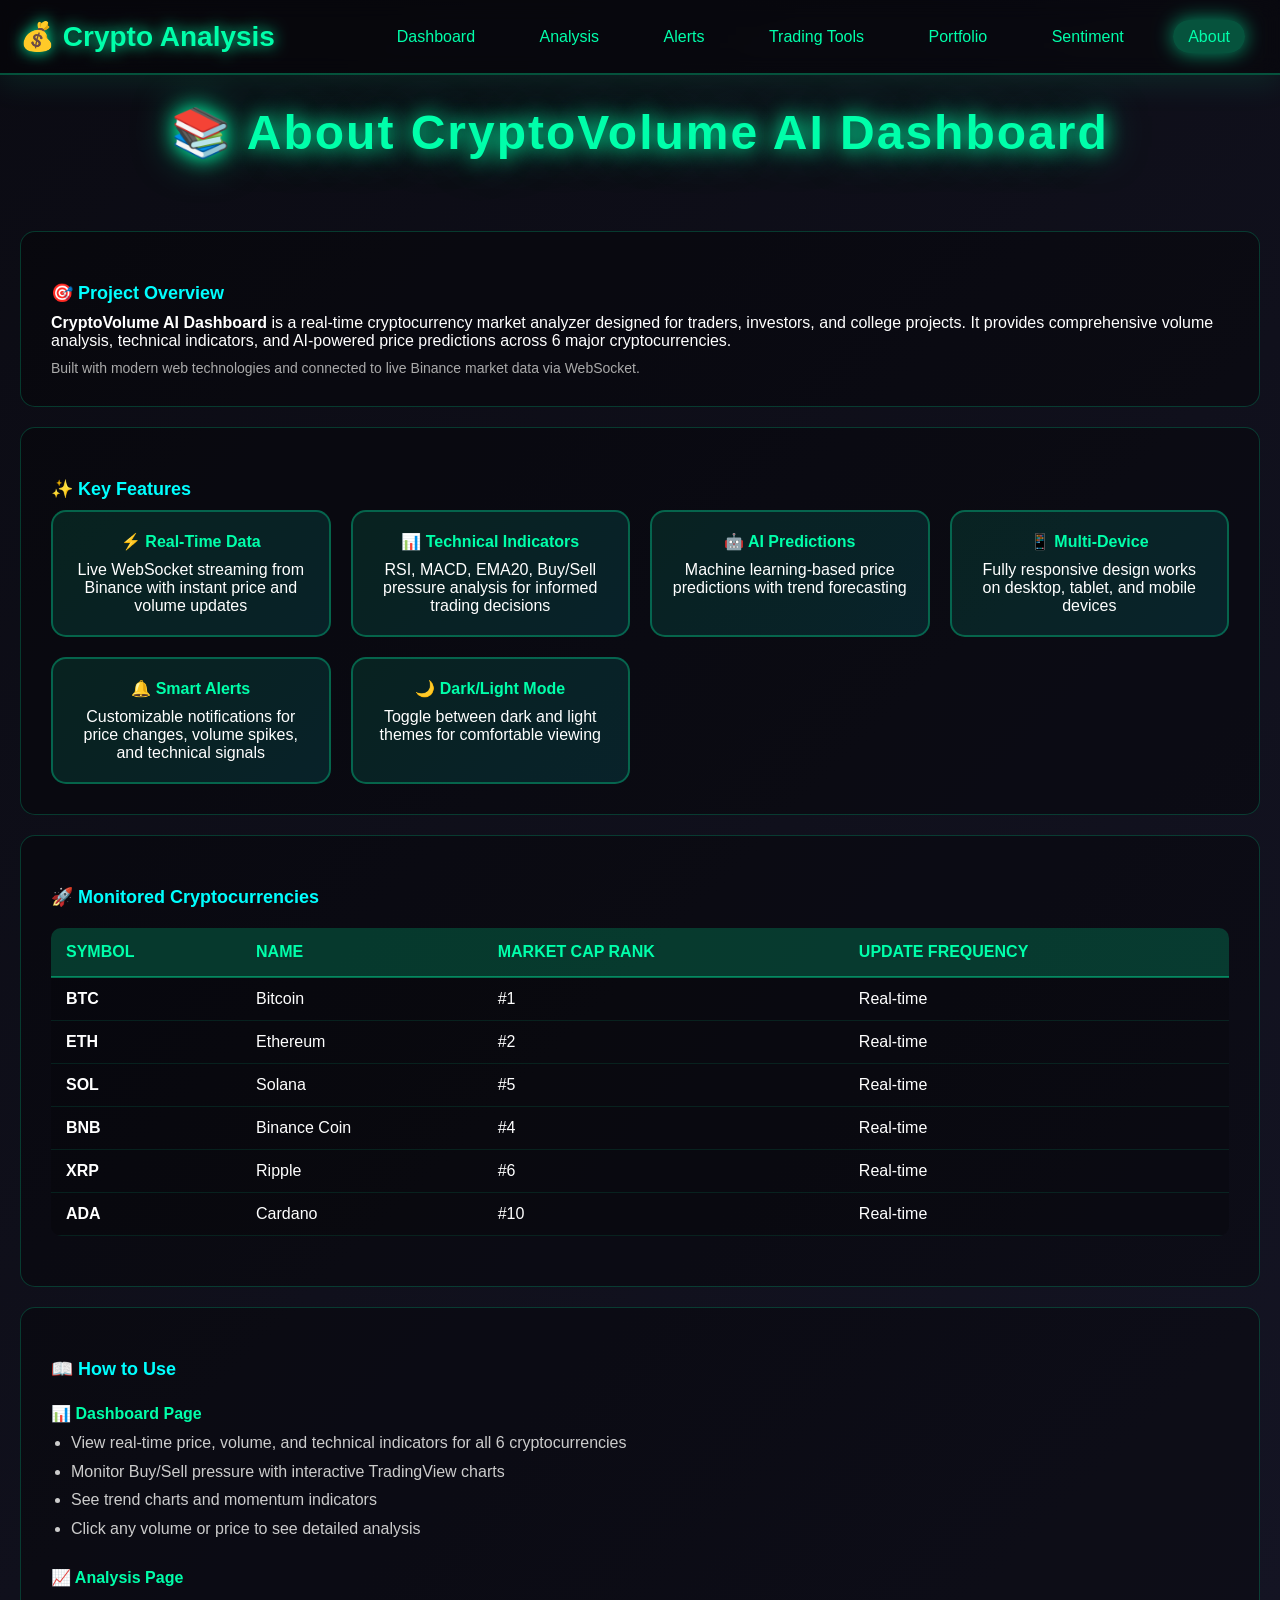
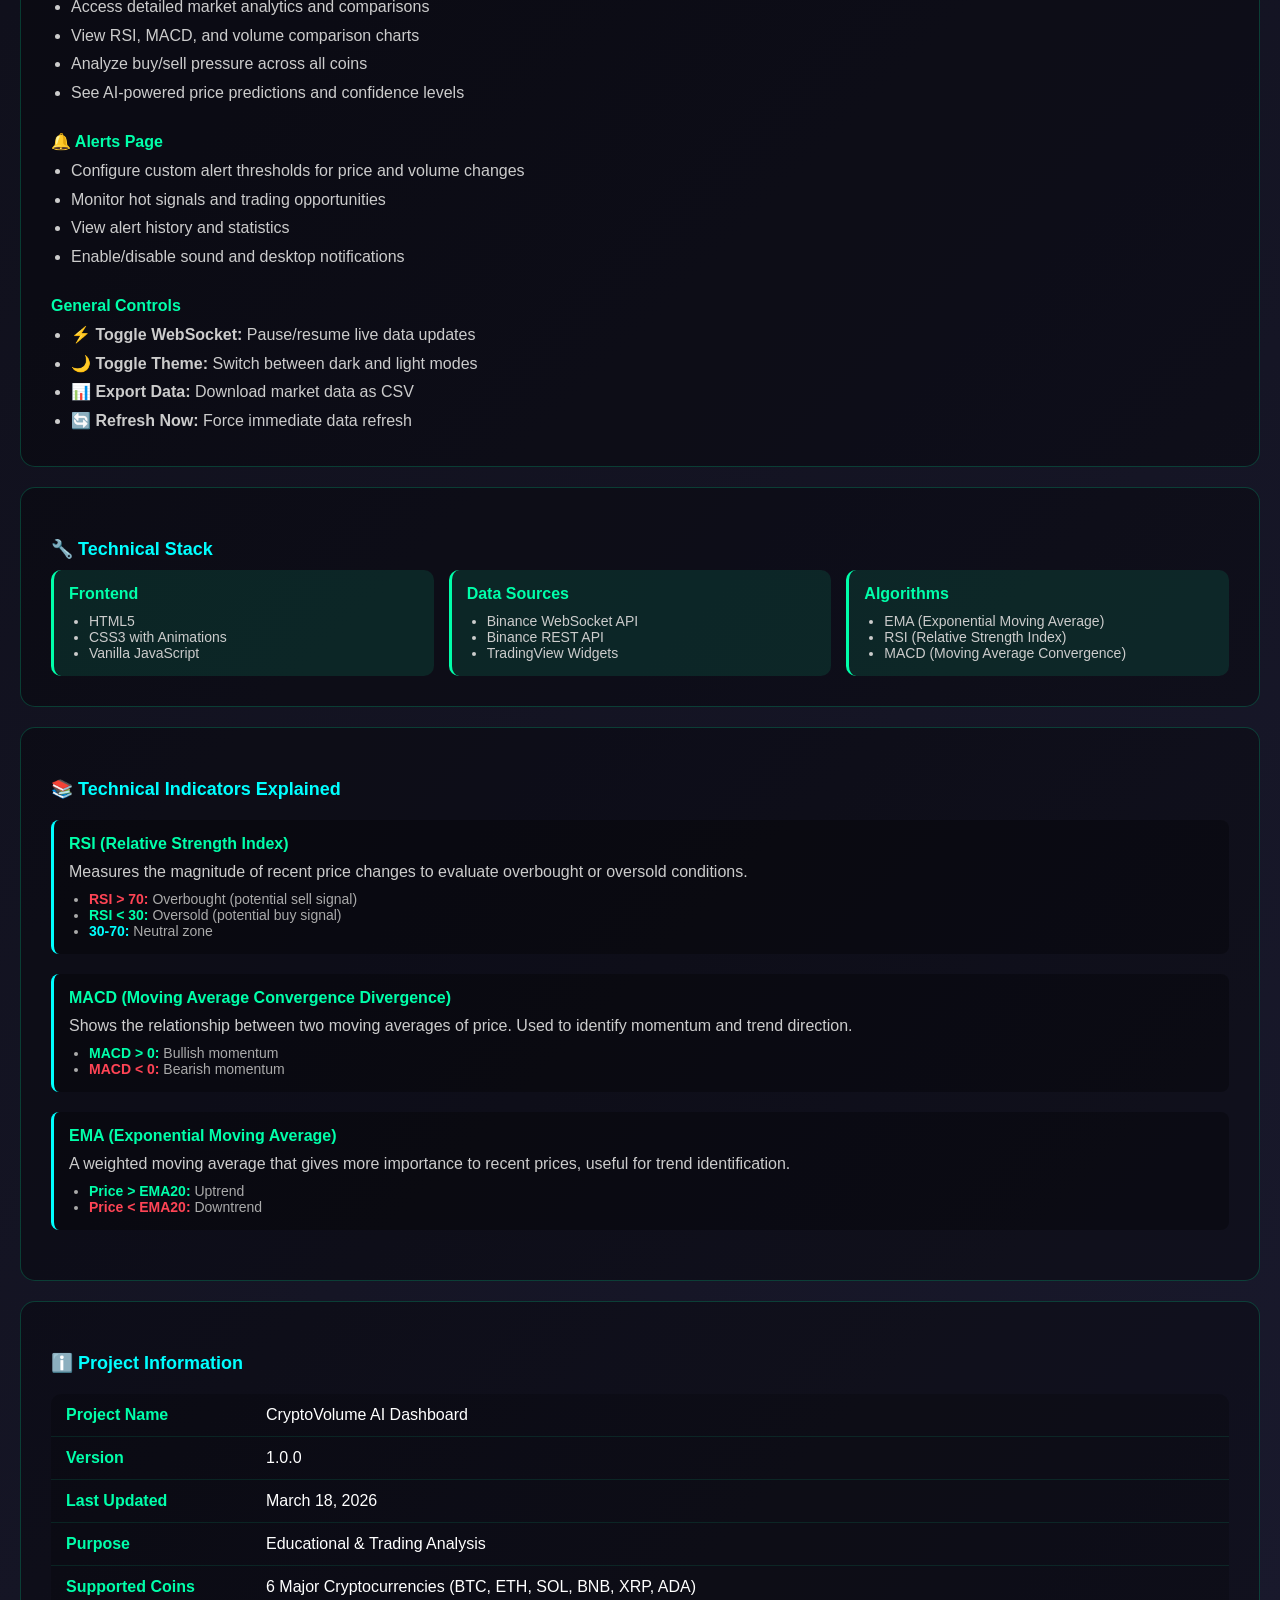
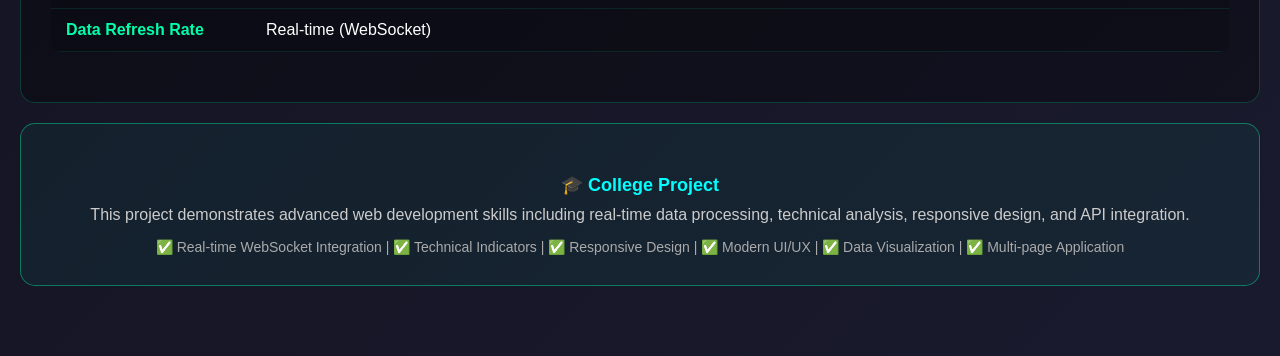
<file: project/about.html>
<!DOCTYPE html>
<html lang="en">
<head>
<meta charset="UTF-8">
<meta name="viewport" content="width=device-width, initial-scale=1.0">
<title>📚 About - Crypto Volume Dashboard</title>

<link rel="stylesheet" href="style.css">

</head>

<body>

<header>
  <div class="header-container">
    <div class="logo">💰 Crypto Analysis</div>
    <nav>
      <a href="index.html">Dashboard</a>
      <a href="analysis.html">Analysis</a>
      <a href="alerts.html">Alerts</a>
      <a href="trading-tools.html">Trading Tools</a>
      <a href="portfolio.html">Portfolio</a>
      <a href="sentiment.html">Sentiment</a>
      <a href="about.html" class="active">About</a>
    </nav>
  </div>
</header>

<h1>📚 About CryptoVolume AI Dashboard</h1>

<div class="container">
  
  <div class="section">
    <h3>🎯 Project Overview</h3>
    <p>
      <strong>CryptoVolume AI Dashboard</strong> is a real-time cryptocurrency market analyzer designed for traders, 
      investors, and college projects. It provides comprehensive volume analysis, technical indicators, and AI-powered 
      price predictions across 6 major cryptocurrencies.
    </p>
    <p style="color: #aaa; margin-top: 10px; font-size: 14px;">
      Built with modern web technologies and connected to live Binance market data via WebSocket.
    </p>
  </div>

  <div class="section">
    <h3>✨ Key Features</h3>
    <div style="display: grid; grid-template-columns: repeat(auto-fit, minmax(250px, 1fr)); gap: 20px;">
      <div class="stat-card">
        <h4 style="color: #00ffaa; margin-bottom: 10px;">⚡ Real-Time Data</h4>
        <p>Live WebSocket streaming from Binance with instant price and volume updates</p>
      </div>
      <div class="stat-card">
        <h4 style="color: #00ffaa; margin-bottom: 10px;">📊 Technical Indicators</h4>
        <p>RSI, MACD, EMA20, Buy/Sell pressure analysis for informed trading decisions</p>
      </div>
      <div class="stat-card">
        <h4 style="color: #00ffaa; margin-bottom: 10px;">🤖 AI Predictions</h4>
        <p>Machine learning-based price predictions with trend forecasting</p>
      </div>
      <div class="stat-card">
        <h4 style="color: #00ffaa; margin-bottom: 10px;">📱 Multi-Device</h4>
        <p>Fully responsive design works on desktop, tablet, and mobile devices</p>
      </div>
      <div class="stat-card">
        <h4 style="color: #00ffaa; margin-bottom: 10px;">🔔 Smart Alerts</h4>
        <p>Customizable notifications for price changes, volume spikes, and technical signals</p>
      </div>
      <div class="stat-card">
        <h4 style="color: #00ffaa; margin-bottom: 10px;">🌙 Dark/Light Mode</h4>
        <p>Toggle between dark and light themes for comfortable viewing</p>
      </div>
    </div>
  </div>

  <div class="section">
    <h3>🚀 Monitored Cryptocurrencies</h3>
    <table>
      <thead>
        <tr>
          <th>Symbol</th>
          <th>Name</th>
          <th>Market Cap Rank</th>
          <th>Update Frequency</th>
        </tr>
      </thead>
      <tbody>
        <tr>
          <td><strong>BTC</strong></td>
          <td>Bitcoin</td>
          <td>#1</td>
          <td>Real-time</td>
        </tr>
        <tr>
          <td><strong>ETH</strong></td>
          <td>Ethereum</td>
          <td>#2</td>
          <td>Real-time</td>
        </tr>
        <tr>
          <td><strong>SOL</strong></td>
          <td>Solana</td>
          <td>#5</td>
          <td>Real-time</td>
        </tr>
        <tr>
          <td><strong>BNB</strong></td>
          <td>Binance Coin</td>
          <td>#4</td>
          <td>Real-time</td>
        </tr>
        <tr>
          <td><strong>XRP</strong></td>
          <td>Ripple</td>
          <td>#6</td>
          <td>Real-time</td>
        </tr>
        <tr>
          <td><strong>ADA</strong></td>
          <td>Cardano</td>
          <td>#10</td>
          <td>Real-time</td>
        </tr>
      </tbody>
    </table>
  </div>

  <div class="section">
    <h3>📖 How to Use</h3>
    <div style="line-height: 1.8;">
      <h4 style="color: #00ffaa; margin-top: 20px;">📊 Dashboard Page</h4>
      <ul style="margin-left: 20px; color: #ccc;">
        <li>View real-time price, volume, and technical indicators for all 6 cryptocurrencies</li>
        <li>Monitor Buy/Sell pressure with interactive TradingView charts</li>
        <li>See trend charts and momentum indicators</li>
        <li>Click any volume or price to see detailed analysis</li>
      </ul>

      <h4 style="color: #00ffaa; margin-top: 20px;">📈 Analysis Page</h4>
      <ul style="margin-left: 20px; color: #ccc;">
        <li>Access detailed market analytics and comparisons</li>
        <li>View RSI, MACD, and volume comparison charts</li>
        <li>Analyze buy/sell pressure across all coins</li>
        <li>See AI-powered price predictions and confidence levels</li>
      </ul>

      <h4 style="color: #00ffaa; margin-top: 20px;">🔔 Alerts Page</h4>
      <ul style="margin-left: 20px; color: #ccc;">
        <li>Configure custom alert thresholds for price and volume changes</li>
        <li>Monitor hot signals and trading opportunities</li>
        <li>View alert history and statistics</li>
        <li>Enable/disable sound and desktop notifications</li>
      </ul>

      <h4 style="color: #00ffaa; margin-top: 20px;">General Controls</h4>
      <ul style="margin-left: 20px; color: #ccc;">
        <li><strong>⚡ Toggle WebSocket:</strong> Pause/resume live data updates</li>
        <li><strong>🌙 Toggle Theme:</strong> Switch between dark and light modes</li>
        <li><strong>📊 Export Data:</strong> Download market data as CSV</li>
        <li><strong>🔄 Refresh Now:</strong> Force immediate data refresh</li>
      </ul>
    </div>
  </div>

  <div class="section">
    <h3>🔧 Technical Stack</h3>
    <div style="display: grid; grid-template-columns: repeat(auto-fit, minmax(200px, 1fr)); gap: 15px;">
      <div style="background: rgba(0, 255, 170, 0.1); padding: 15px; border-radius: 10px; border-left: 3px solid #00ffaa;">
        <strong style="color: #00ffaa;">Frontend</strong>
        <ul style="margin: 10px 0 0 20px; color: #ccc; font-size: 14px;">
          <li>HTML5</li>
          <li>CSS3 with Animations</li>
          <li>Vanilla JavaScript</li>
        </ul>
      </div>
      <div style="background: rgba(0, 255, 170, 0.1); padding: 15px; border-radius: 10px; border-left: 3px solid #00ffaa;">
        <strong style="color: #00ffaa;">Data Sources</strong>
        <ul style="margin: 10px 0 0 20px; color: #ccc; font-size: 14px;">
          <li>Binance WebSocket API</li>
          <li>Binance REST API</li>
          <li>TradingView Widgets</li>
        </ul>
      </div>
      <div style="background: rgba(0, 255, 170, 0.1); padding: 15px; border-radius: 10px; border-left: 3px solid #00ffaa;">
        <strong style="color: #00ffaa;">Algorithms</strong>
        <ul style="margin: 10px 0 0 20px; color: #ccc; font-size: 14px;">
          <li>EMA (Exponential Moving Average)</li>
          <li>RSI (Relative Strength Index)</li>
          <li>MACD (Moving Average Convergence)</li>
        </ul>
      </div>
    </div>
  </div>

  <div class="section">
    <h3>📚 Technical Indicators Explained</h3>
    
    <div style="margin: 20px 0; padding: 15px; background: rgba(0, 0, 0, 0.3); border-left: 3px solid #00ffff; border-radius: 8px;">
      <h4 style="color: #00ffaa; margin-bottom: 10px;">RSI (Relative Strength Index)</h4>
      <p style="color: #ccc; margin: 0 0 10px 0;">
        Measures the magnitude of recent price changes to evaluate overbought or oversold conditions.
      </p>
      <ul style="margin: 0 0 0 20px; color: #aaa; font-size: 14px;">
        <li><strong style="color: #ff4455;">RSI > 70:</strong> Overbought (potential sell signal)</li>
        <li><strong style="color: #00ffaa;">RSI < 30:</strong> Oversold (potential buy signal)</li>
        <li><strong style="color: #00ffff;">30-70:</strong> Neutral zone</li>
      </ul>
    </div>

    <div style="margin: 20px 0; padding: 15px; background: rgba(0, 0, 0, 0.3); border-left: 3px solid #00ffff; border-radius: 8px;">
      <h4 style="color: #00ffaa; margin-bottom: 10px;">MACD (Moving Average Convergence Divergence)</h4>
      <p style="color: #ccc; margin: 0 0 10px 0;">
        Shows the relationship between two moving averages of price. Used to identify momentum and trend direction.
      </p>
      <ul style="margin: 0 0 0 20px; color: #aaa; font-size: 14px;">
        <li><strong style="color: #00ffaa;">MACD > 0:</strong> Bullish momentum</li>
        <li><strong style="color: #ff4455;">MACD < 0:</strong> Bearish momentum</li>
      </ul>
    </div>

    <div style="margin: 20px 0; padding: 15px; background: rgba(0, 0, 0, 0.3); border-left: 3px solid #00ffff; border-radius: 8px;">
      <h4 style="color: #00ffaa; margin-bottom: 10px;">EMA (Exponential Moving Average)</h4>
      <p style="color: #ccc; margin: 0 0 10px 0;">
        A weighted moving average that gives more importance to recent prices, useful for trend identification.
      </p>
      <ul style="margin: 0 0 0 20px; color: #aaa; font-size: 14px;">
        <li><strong style="color: #00ffaa;">Price > EMA20:</strong> Uptrend</li>
        <li><strong style="color: #ff4455;">Price < EMA20:</strong> Downtrend</li>
      </ul>
    </div>

  </div>

  <div class="section">
    <h3>ℹ️ Project Information</h3>
    <table>
      <tbody>
        <tr>
          <td style="font-weight: bold; color: #00ffaa; width: 200px;">Project Name</td>
          <td>CryptoVolume AI Dashboard</td>
        </tr>
        <tr>
          <td style="font-weight: bold; color: #00ffaa;">Version</td>
          <td>1.0.0</td>
        </tr>
        <tr>
          <td style="font-weight: bold; color: #00ffaa;">Last Updated</td>
          <td id="updateDate">March 18, 2026</td>
        </tr>
        <tr>
          <td style="font-weight: bold; color: #00ffaa;">Purpose</td>
          <td>Educational & Trading Analysis</td>
        </tr>
        <tr>
          <td style="font-weight: bold; color: #00ffaa;">Supported Coins</td>
          <td>6 Major Cryptocurrencies (BTC, ETH, SOL, BNB, XRP, ADA)</td>
        </tr>
        <tr>
          <td style="font-weight: bold; color: #00ffaa;">Data Refresh Rate</td>
          <td>Real-time (WebSocket)</td>
        </tr>
      </tbody>
    </table>
  </div>

  <div class="section" style="text-align: center; background: rgba(0, 255, 170, 0.05); border-color: rgba(0, 255, 170, 0.4);">
    <h3 style="color: #00ffff;">🎓 College Project</h3>
    <p style="color: #ccc; margin: 10px 0;">
      This project demonstrates advanced web development skills including real-time data processing, 
      technical analysis, responsive design, and API integration.
    </p>
    <p style="color: #aaa; font-size: 14px; margin: 15px 0 0 0;">
      ✅ Real-time WebSocket Integration | ✅ Technical Indicators | ✅ Responsive Design | ✅ Modern UI/UX | 
      ✅ Data Visualization | ✅ Multi-page Application
    </p>
  </div>

</div>

<div id="lastUpdate"></div>

<script src="java.sc.js"></script>

</body>
</html>
</file>
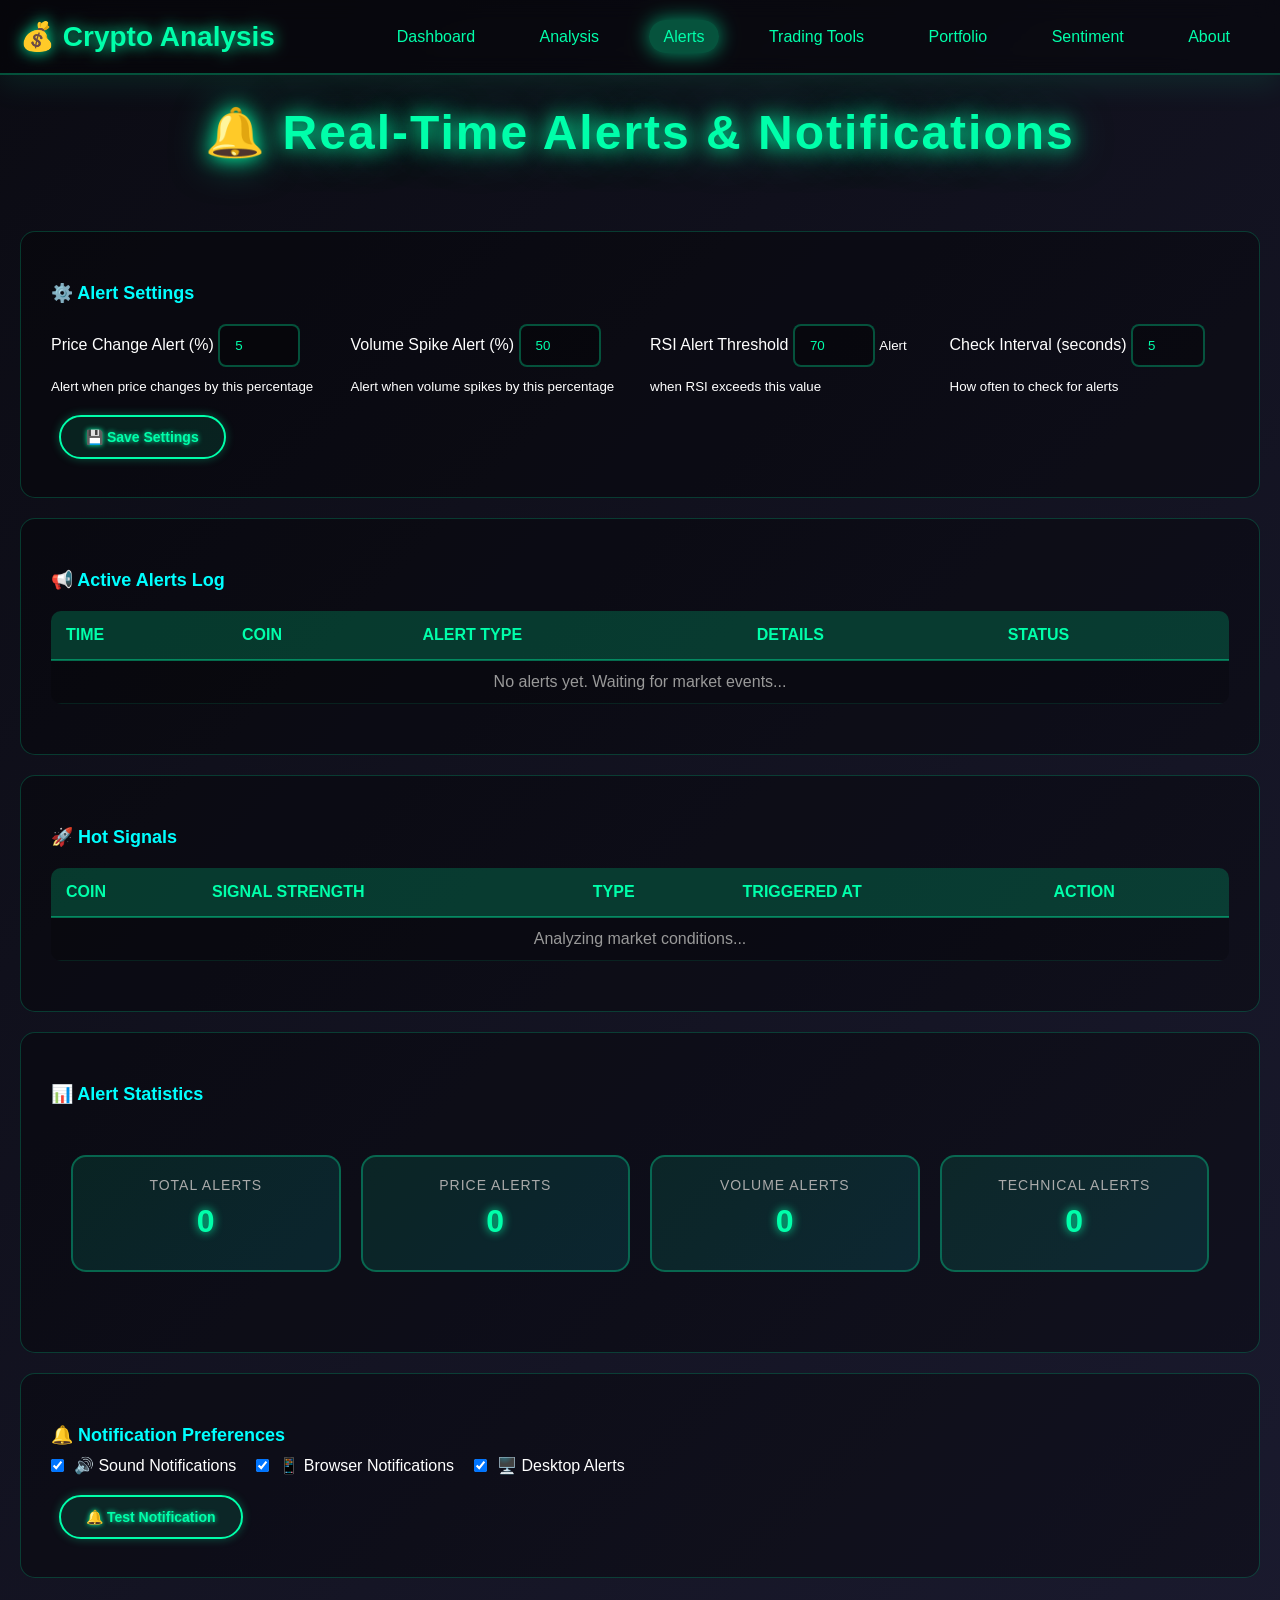
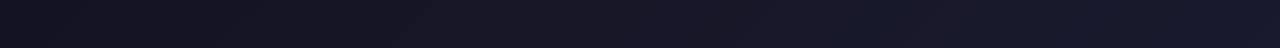
<file: project/alerts.html>
<!DOCTYPE html>
<html lang="en">
<head>
<meta charset="UTF-8">
<meta name="viewport" content="width=device-width, initial-scale=1.0">
<title>🔔 Alerts - Crypto Volume Dashboard</title>

<link rel="stylesheet" href="style.css">

</head>

<body>

<header>
  <div class="header-container">
    <div class="logo">💰 Crypto Analysis</div>
    <nav>
      <a href="index.html">Dashboard</a>
      <a href="analysis.html">Analysis</a>
      <a href="alerts.html" class="active">Alerts</a>
      <a href="trading-tools.html">Trading Tools</a>
      <a href="portfolio.html">Portfolio</a>
      <a href="sentiment.html">Sentiment</a>
      <a href="about.html">About</a>
    </nav>
  </div>
</header>

<h1>🔔 Real-Time Alerts & Notifications</h1>

<div class="container">
  
  <div class="section">
    <h3>⚙️ Alert Settings</h3>
    <div style="display: grid; grid-template-columns: repeat(auto-fit, minmax(250px, 1fr)); gap: 20px;">
      <div>
        <label>Price Change Alert (%)</label>
        <input type="number" id="priceChangeThreshold" value="5" min="0" max="100">
        <small>Alert when price changes by this percentage</small>
      </div>
      <div>
        <label>Volume Spike Alert (%)</label>
        <input type="number" id="volumeSpikeThreshold" value="50" min="0" max="500">
        <small>Alert when volume spikes by this percentage</small>
      </div>
      <div>
        <label>RSI Alert Threshold</label>
        <input type="number" id="rsiThreshold" value="70" min="0" max="100">
        <small>Alert when RSI exceeds this value</small>
      </div>
      <div>
        <label>Check Interval (seconds)</label>
        <input type="number" id="checkInterval" value="5" min="1" max="60">
        <small>How often to check for alerts</small>
      </div>
    </div>
    <button onclick="saveAlertSettings()" style="margin-top: 20px;">💾 Save Settings</button>
  </div>

  <div class="section">
    <h3>📢 Active Alerts Log</h3>
    <table>
      <thead>
        <tr>
          <th>Time</th>
          <th>Coin</th>
          <th>Alert Type</th>
          <th>Details</th>
          <th>Status</th>
        </tr>
      </thead>
      <tbody id="alertsLog">
        <tr>
          <td colspan="5" style="text-align: center; color: #999;">No alerts yet. Waiting for market events...</td>
        </tr>
      </tbody>
    </table>
  </div>

  <div class="section">
    <h3>🚀 Hot Signals</h3>
    <table>
      <thead>
        <tr>
          <th>Coin</th>
          <th>Signal Strength</th>
          <th>Type</th>
          <th>Triggered at</th>
          <th>Action</th>
        </tr>
      </thead>
      <tbody id="hotSignals">
        <tr>
          <td colspan="5" style="text-align: center; color: #999;">Analyzing market conditions...</td>
        </tr>
      </tbody>
    </table>
  </div>

  <div class="section">
    <h3>📊 Alert Statistics</h3>
    <div class="stats-panel">
      <div class="stat-card">
        <div class="stat-label">Total Alerts</div>
        <div class="stat-value" id="totalAlerts">0</div>
      </div>
      <div class="stat-card">
        <div class="stat-label">Price Alerts</div>
        <div class="stat-value" id="priceAlerts">0</div>
      </div>
      <div class="stat-card">
        <div class="stat-label">Volume Alerts</div>
        <div class="stat-value" id="volumeAlerts">0</div>
      </div>
      <div class="stat-card">
        <div class="stat-label">Technical Alerts</div>
        <div class="stat-value" id="technicalAlerts">0</div>
      </div>
    </div>
  </div>

  <div class="section">
    <h3>🔔 Notification Preferences</h3>
    <div style="display: flex; align-items: center; gap: 20px; flex-wrap: wrap;">
      <label style="display: flex; align-items: center; gap: 10px; cursor: pointer;">
        <input type="checkbox" id="soundNotif" checked>
        <span>🔊 Sound Notifications</span>
      </label>
      <label style="display: flex; align-items: center; gap: 10px; cursor: pointer;">
        <input type="checkbox" id="browserNotif" checked>
        <span>📱 Browser Notifications</span>
      </label>
      <label style="display: flex; align-items: center; gap: 10px; cursor: pointer;">
        <input type="checkbox" id="desktopNotif" checked>
        <span>🖥️ Desktop Alerts</span>
      </label>
    </div>
    <button onclick="testNotification()" style="margin-top: 20px;">🔔 Test Notification</button>
  </div>

</div>

<div id="lastUpdate"></div>

<script>
  // Alert system functions
  let alertStats = {
    total: 0,
    price: 0,
    volume: 0,
    technical: 0
  };

  function saveAlertSettings() {
    const settings = {
      priceChangeThreshold: document.getElementById('priceChangeThreshold').value,
      volumeSpikeThreshold: document.getElementById('volumeSpikeThreshold').value,
      rsiThreshold: document.getElementById('rsiThreshold').value,
      checkInterval: document.getElementById('checkInterval').value
    };
    localStorage.setItem('alertSettings', JSON.stringify(settings));
    alert('✅ Alert settings saved successfully!');
  }

  function testNotification() {
    alert('🔔 Test notification! Your alert system is working fine.');
    if (document.getElementById('soundNotif').checked) {
      // Play sound would go here
      console.log('Sound notification triggered');
    }
  }

  function addAlert(coin, type, details) {
    alertStats.total++;
    if (type === 'price') alertStats.price++;
    if (type === 'volume') alertStats.volume++;
    if (type === 'technical') alertStats.technical++;

    document.getElementById('totalAlerts').textContent = alertStats.total;
    document.getElementById('priceAlerts').textContent = alertStats.price;
    document.getElementById('volumeAlerts').textContent = alertStats.volume;
    document.getElementById('technicalAlerts').textContent = alertStats.technical;

    const tbody = document.getElementById('alertsLog');
    const row = tbody.insertRow(0);
    row.innerHTML = `
      <td>${new Date().toLocaleTimeString()}</td>
      <td><strong>${coin}</strong></td>
      <td>${type.toUpperCase()}</td>
      <td>${details}</td>
      <td><span class="buy">✓ Active</span></td>
    `;
  }

  // Initialize with some sample data
  window.addEventListener('load', () => {
    const savedSettings = localStorage.getItem('alertSettings');
    if (savedSettings) {
      const settings = JSON.parse(savedSettings);
      document.getElementById('priceChangeThreshold').value = settings.priceChangeThreshold;
      document.getElementById('volumeSpikeThreshold').value = settings.volumeSpikeThreshold;
      document.getElementById('rsiThreshold').value = settings.rsiThreshold;
      document.getElementById('checkInterval').value = settings.checkInterval;
    }
  });
</script>

<script src="java.sc.js"></script>

</body>
</html>
</file>
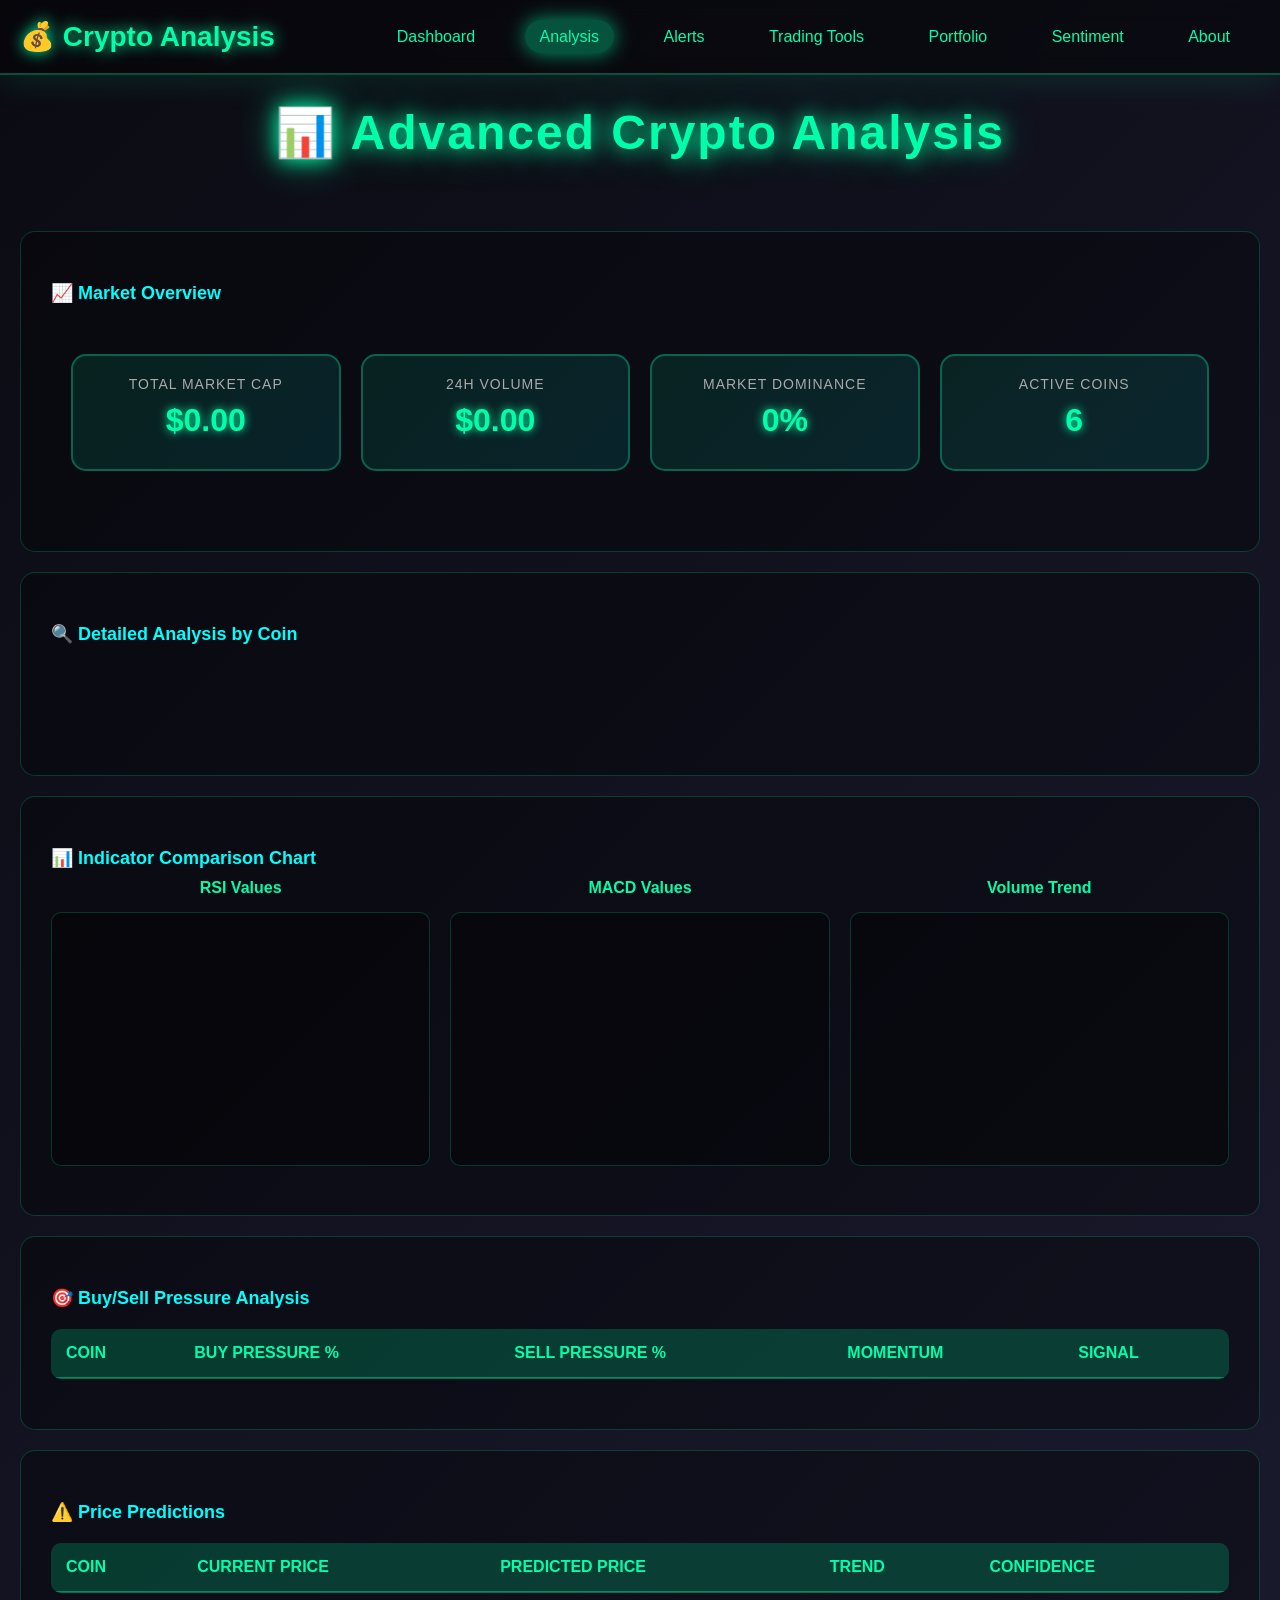
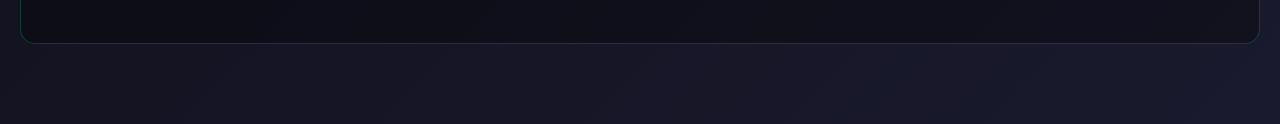
<file: project/analysis.html>
<!DOCTYPE html>
<html lang="en">
<head>
<meta charset="UTF-8">
<meta name="viewport" content="width=device-width, initial-scale=1.0">
<title>📊 Advanced Analysis - Crypto Volume Dashboard</title>

<link rel="stylesheet" href="style.css">
<script src="https://s3.tradingview.com/tv.js"></script>

</head>

<body>

<header>
  <div class="header-container">
    <div class="logo">💰 Crypto Analysis</div>
    <nav>
      <a href="index.html">Dashboard</a>
      <a href="analysis.html" class="active">Analysis</a>
      <a href="alerts.html">Alerts</a>
      <a href="trading-tools.html">Trading Tools</a>
      <a href="portfolio.html">Portfolio</a>
      <a href="sentiment.html">Sentiment</a>
      <a href="about.html">About</a>
    </nav>
  </div>
</header>

<h1>📊 Advanced Crypto Analysis</h1>

<div class="container">
  
  <div class="section">
    <h3>📈 Market Overview</h3>
    <div class="stats-panel">
      <div class="stat-card">
        <div class="stat-label">Total Market Cap</div>
        <div class="stat-value" id="totalMarketCap">$0</div>
      </div>
      <div class="stat-card">
        <div class="stat-label">24h Volume</div>
        <div class="stat-value" id="total24hVol">$0</div>
      </div>
      <div class="stat-card">
        <div class="stat-label">Market Dominance</div>
        <div class="stat-value" id="marketDom">0%</div>
      </div>
      <div class="stat-card">
        <div class="stat-label">Active Coins</div>
        <div class="stat-value" id="activeCoinCount">6</div>
      </div>
    </div>
  </div>

  <div class="section">
    <h3>🔍 Detailed Analysis by Coin</h3>
    <div id="analysisContainer"></div>
  </div>

  <div class="section">
    <h3>📊 Indicator Comparison Chart</h3>
    <div style="display: grid; grid-template-columns: repeat(auto-fit, minmax(300px, 1fr)); gap: 20px;">
      <div>
        <h4 style="text-align: center; color: #00ffaa;">RSI Values</h4>
        <canvas id="rsiChart" width="300" height="200"></canvas>
      </div>
      <div>
        <h4 style="text-align: center; color: #00ffaa;">MACD Values</h4>
        <canvas id="macdChart" width="300" height="200"></canvas>
      </div>
      <div>
        <h4 style="text-align: center; color: #00ffaa;">Volume Trend</h4>
        <canvas id="volumeChart" width="300" height="200"></canvas>
      </div>
    </div>
  </div>

  <div class="section">
    <h3>🎯 Buy/Sell Pressure Analysis</h3>
    <table>
      <thead>
        <tr>
          <th>Coin</th>
          <th>Buy Pressure %</th>
          <th>Sell Pressure %</th>
          <th>Momentum</th>
          <th>Signal</th>
        </tr>
      </thead>
      <tbody id="pressureTable">
        <!-- Dynamically filled -->
      </tbody>
    </table>
  </div>

  <div class="section">
    <h3>⚠️ Price Predictions</h3>
    <table>
      <thead>
        <tr>
          <th>Coin</th>
          <th>Current Price</th>
          <th>Predicted Price</th>
          <th>Trend</th>
          <th>Confidence</th>
        </tr>
      </thead>
      <tbody id="predictionTable">
        <!-- Dynamically filled -->
      </tbody>
    </table>
  </div>

</div>

<div id="lastUpdate" style="margin-top: 40px;"></div>

<script src="java.sc.js"></script>
<script src="analysis.js"></script>

</body>
</html>
</file>
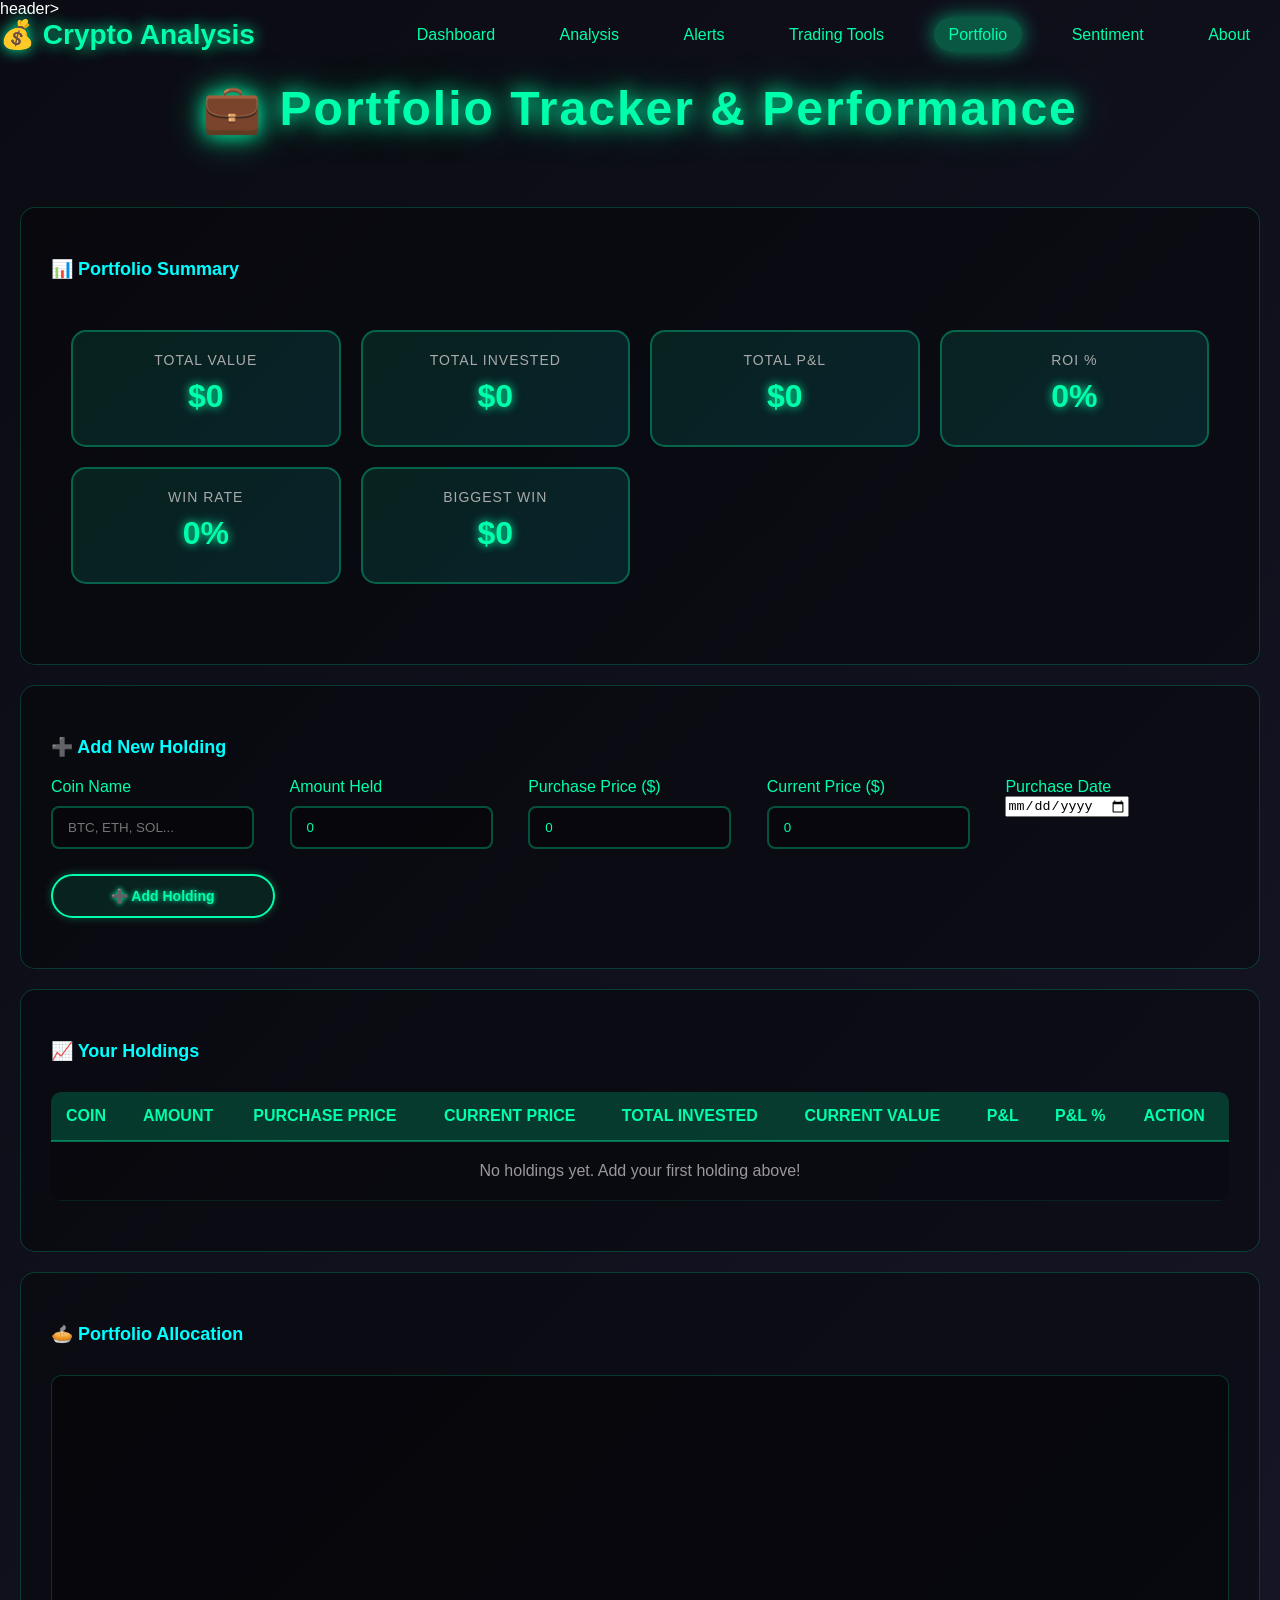
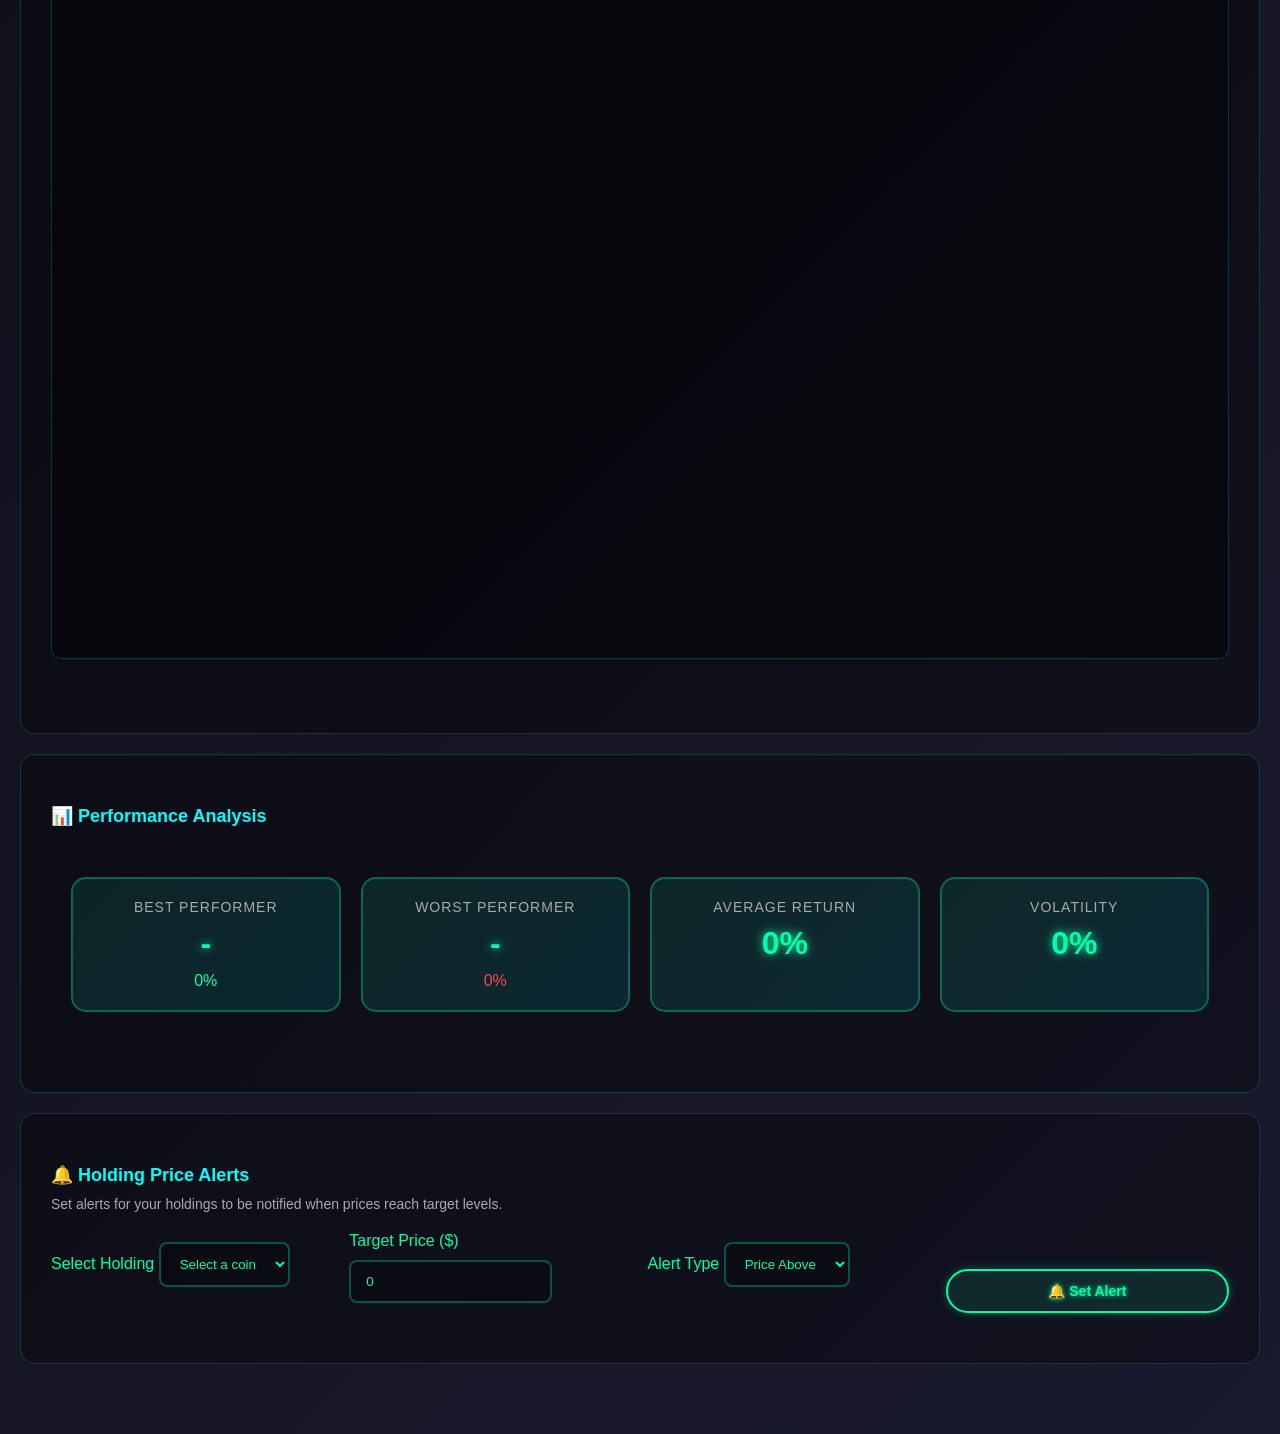
<file: project/portfolio.html>
<!DOCTYPE html>
<html lang="en">

<head>
    <meta charset="UTF-8">
    <meta name="viewport" content="width=device-width, initial-scale=1.0">
    <title>💼 Portfolio Tracker - Crypto Volume Dashboard</title>

    <link rel="stylesheet" href="style.css">

</head>

<body>

    header>
    <div class="header-container">
        <div class="logo">💰 Crypto Analysis</div>
        <nav>
            <a href="index.html">Dashboard</a>
            <a href="analysis.html">Analysis</a>
            <a href="alerts.html">Alerts</a>
            <a href="trading-tools.html">Trading Tools</a>
            <a href="portfolio.html" class="active">Portfolio</a>
            <a href="sentiment.html">Sentiment</a>
            <a href="about.html">About</a>
        </nav>
    </div>
    </header>

    <h1>💼 Portfolio Tracker & Performance</h1>

    <div class="container">

        <!-- ================= PORTFOLIO SUMMARY ================= -->
        <div class="section">
            <h3>📊 Portfolio Summary</h3>
            <div class="stats-panel">
                <div class="stat-card">
                    <div class="stat-label">Total Value</div>
                    <div class="stat-value" id="totalValue">$0</div>
                </div>
                <div class="stat-card">
                    <div class="stat-label">Total Invested</div>
                    <div class="stat-value" id="totalInvested">$0</div>
                </div>
                <div class="stat-card">
                    <div class="stat-label">Total P&L</div>
                    <div class="stat-value" id="totalPL">$0</div>
                </div>
                <div class="stat-card">
                    <div class="stat-label">ROI %</div>
                    <div class="stat-value" id="roiPercent">0%</div>
                </div>
                <div class="stat-card">
                    <div class="stat-label">Win Rate</div>
                    <div class="stat-value" id="winRate">0%</div>
                </div>
                <div class="stat-card">
                    <div class="stat-label">Biggest Win</div>
                    <div class="stat-value" id="biggestWin">$0</div>
                </div>
            </div>
        </div>

        <!-- ================= ADD HOLDING ================= -->
        <div class="section">
            <h3>➕ Add New Holding</h3>
            <div style="display: grid; grid-template-columns: repeat(auto-fit, minmax(200px, 1fr)); gap: 15px; margin: 20px 0;">
                <div>
                    <label style="color: #00ffaa;">Coin Name</label>
                    <input type="text" id="coinName" placeholder="BTC, ETH, SOL...">
                </div>
                <div>
                    <label style="color: #00ffaa;">Amount Held</label>
                    <input type="number" id="coinAmount" value="0" step="0.00001">
                </div>
                <div>
                    <label style="color: #00ffaa;">Purchase Price ($)</label>
                    <input type="number" id="purchasePrice" value="0" step="0.01">
                </div>
                <div>
                    <label style="color: #00ffaa;">Current Price ($)</label>
                    <input type="number" id="currentPrice" value="0" step="0.01">
                </div>
                <div>
                    <label style="color: #00ffaa;">Purchase Date</label>
                    <input type="date" id="purchaseDate">
                </div>
                <div style="display: flex; align-items: flex-end;">
                    <button onclick="addHolding()" style="width: 100%; margin: 0;">➕ Add Holding</button>
                </div>
            </div>
        </div>

        <!-- ================= HOLDINGS TABLE ================= -->
        <div class="section">
            <h3>📈 Your Holdings</h3>
            <div style="overflow-x: auto;">
                <table>
                    <thead>
                        <tr>
                            <th>Coin</th>
                            <th>Amount</th>
                            <th>Purchase Price</th>
                            <th>Current Price</th>
                            <th>Total Invested</th>
                            <th>Current Value</th>
                            <th>P&L</th>
                            <th>P&L %</th>
                            <th>Action</th>
                        </tr>
                    </thead>
                    <tbody id="holdingsBody">
                        <tr>
                            <td colspan="9" style="text-align: center; padding: 20px; color: #999;">No holdings yet. Add your first holding above!</td>
                        </tr>
                    </tbody>
                </table>
            </div>
        </div>

        <!-- ================= PORTFOLIO ALLOCATION ================= -->
        <div class="section">
            <h3>🥧 Portfolio Allocation</h3>
            <canvas id="allocationChart" width="400" height="300" style="max-width: 100%; margin: 20px 0;"></canvas>
            <div id="allocationLegend" style="display: grid; grid-template-columns: repeat(auto-fit, minmax(150px, 1fr)); gap: 15px; margin-top: 20px;"></div>
        </div>

        <!-- ================= PERFORMANCE ANALYSIS ================= -->
        <div class="section">
            <h3>📊 Performance Analysis</h3>
            <div class="stats-panel">
                <div class="stat-card">
                    <div class="stat-label">Best Performer</div>
                    <div class="stat-value" id="bestPerformer">-</div>
                    <p style="text-align: center; color: #00ffaa; margin-top: 10px;" id="bestPerfReturn">0%</p>
                </div>
                <div class="stat-card">
                    <div class="stat-label">Worst Performer</div>
                    <div class="stat-value" id="worstPerformer">-</div>
                    <p style="text-align: center; color: #ff4455; margin-top: 10px;" id="worstPerfReturn">0%</p>
                </div>
                <div class="stat-card">
                    <div class="stat-label">Average Return</div>
                    <div class="stat-value" id="avgReturn">0%</div>
                </div>
                <div class="stat-card">
                    <div class="stat-label">Volatility</div>
                    <div class="stat-value" id="volatility">0%</div>
                </div>
            </div>
        </div>

        <!-- ================= PRICE ALERTS ================= -->
        <div class="section">
            <h3>🔔 Holding Price Alerts</h3>
            <p style="color: #aaa; font-size: 14px;">Set alerts for your holdings to be notified when prices reach target levels.</p>

            <div style="display: grid; grid-template-columns: repeat(auto-fit, minmax(200px, 1fr)); gap: 15px; margin: 20px 0;">
                <div>
                    <label style="color: #00ffaa;">Select Holding</label>
                    <select id="alertCoin">
          <option>Select a coin</option>
        </select>
                </div>
                <div>
                    <label style="color: #00ffaa;">Target Price ($)</label>
                    <input type="number" id="alertPrice" value="0" step="0.01">
                </div>
                <div>
                    <label style="color: #00ffaa;">Alert Type</label>
                    <select id="alertType">
          <option>Price Above</option>
          <option>Price Below</option>
        </select>
                </div>
                <div style="display: flex; align-items: flex-end;">
                    <button onclick="addPriceAlert()" style="width: 100%; margin: 0;">🔔 Set Alert</button>
                </div>
            </div>

            <table id="alertsTable" style="display: none; width: 100%; margin-top: 20px;">
                <thead>
                    <tr>
                        <th>Coin</th>
                        <th>Type</th>
                        <th>Target Price</th>
                        <th>Current Price</th>
                        <th>Status</th>
                        <th>Action</th>
                    </tr>
                </thead>
                <tbody id="alertsBody"></tbody>
            </table>
        </div>

    </div>

    <div id="lastUpdate"></div>

    <script>
        // ================= PORTFOLIO MANAGEMENT =================
        let holdings = JSON.parse(localStorage.getItem('holdings')) || [];
        let alerts = JSON.parse(localStorage.getItem('holdingAlerts')) || [];

        function addHolding() {
            const coin = document.getElementById('coinName').value;
            const amount = parseFloat(document.getElementById('coinAmount').value);
            const purchasePrice = parseFloat(document.getElementById('purchasePrice').value);
            const currentPrice = parseFloat(document.getElementById('currentPrice').value);
            const date = document.getElementById('purchaseDate').value;

            if (!coin || !amount || !purchasePrice || !currentPrice) {
                alert('⚠️ Please fill all required fields');
                return;
            }

            const holding = {
                id: Date.now(),
                coin: coin.toUpperCase(),
                amount,
                purchasePrice,
                currentPrice,
                date: date || new Date().toISOString().split('T')[0]
            };

            holdings.push(holding);
            localStorage.setItem('holdings', JSON.stringify(holdings));
            updatePortfolio();

            document.getElementById('coinName').value = '';
            document.getElementById('coinAmount').value = '';
            document.getElementById('purchasePrice').value = '';
            document.getElementById('currentPrice').value = '';
            document.getElementById('purchaseDate').value = '';
        }

        function removeHolding(id) {
            holdings = holdings.filter(h => h.id !== id);
            localStorage.setItem('holdings', JSON.stringify(holdings));
            updatePortfolio();
        }

        function updatePortfolio() {
            const tbody = document.getElementById('holdingsBody');
            tbody.innerHTML = '';

            if (holdings.length === 0) {
                tbody.innerHTML = '<tr><td colspan="9" style="text-align: center; padding: 20px; color: #999;">No holdings yet. Add your first holding above!</td></tr>';
                updateSummary();
                return;
            }

            let totalInvested = 0,
                totalValue = 0,
                totalPL = 0;

            holdings.forEach(holding => {
                const invested = holding.amount * holding.purchasePrice;
                const value = holding.amount * holding.currentPrice;
                const pl = value - invested;
                const plPercent = ((pl / invested) * 100).toFixed(2);
                const plColor = pl >= 0 ? '#00ffaa' : '#ff4455';

                totalInvested += invested;
                totalValue += value;
                totalPL += pl;

                const row = tbody.insertRow();
                row.innerHTML = `
      <td style="padding: 10px; color: #00ffaa; font-weight: bold;">${holding.coin}</td>
      <td style="padding: 10px; color: #ccc;">${holding.amount.toFixed(5)}</td>
      <td style="padding: 10px; color: #aaa;">$${holding.purchasePrice.toFixed(2)}</td>
      <td style="padding: 10px; color: #aaa;">$${holding.currentPrice.toFixed(2)}</td>
      <td style="padding: 10px; color: #ccc;">$${invested.toFixed(2)}</td>
      <td style="padding: 10px; color: #ccc;">$${value.toFixed(2)}</td>
      <td style="padding: 10px; color: ${plColor}; font-weight: bold;">$${pl.toFixed(2)}</td>
      <td style="padding: 10px; color: ${plColor}; font-weight: bold;">${plPercent}%</td>
      <td style="padding: 10px;"><button onclick="removeHolding(${holding.id})" style="padding: 5px 10px; background: rgba(255, 68, 85, 0.2); color: #ff4455; border: 1px solid #ff4455;">🗑️</button></td>
    `;
            });

            document.getElementById('totalInvested').textContent = '$' + totalInvested.toFixed(2);
            document.getElementById('totalValue').textContent = '$' + totalValue.toFixed(2);
            document.getElementById('totalPL').textContent = '$' + totalPL.toFixed(2);

            const roi = totalInvested > 0 ? ((totalPL / totalInvested) * 100).toFixed(2) : 0;
            document.getElementById('roiPercent').textContent = roi + '%';

            updateAllocationChart();
            updatePerformanceStats();
            updateAlertCoinList();
        }

        function updateSummary() {
            document.getElementById('totalValue').textContent = '$0';
            document.getElementById('totalInvested').textContent = '$0';
            document.getElementById('totalPL').textContent = '$0';
            document.getElementById('roiPercent').textContent = '0%';
            document.getElementById('winRate').textContent = '0%';
            document.getElementById('biggestWin').textContent = '$0';
        }

        function updateAllocationChart() {
            const canvas = document.getElementById('allocationChart');
            const ctx = canvas.getContext('2d');
            const width = canvas.width;
            const height = canvas.height;
            const centerX = width / 2;
            const centerY = height / 2;
            const radius = Math.min(width, height) / 3;

            ctx.clearRect(0, 0, width, height);

            const totalValue = holdings.reduce((sum, h) => sum + (h.amount * h.currentPrice), 0);
            const colors = ['#00ffaa', '#ff4455', '#00ffff', '#ff9900', '#00ff99', '#ff00ff'];
            const legend = document.getElementById('allocationLegend');
            legend.innerHTML = '';

            let currentAngle = -Math.PI / 2;

            holdings.forEach((holding, index) => {
                const value = holding.amount * holding.currentPrice;
                const sliceAngle = (value / totalValue) * 2 * Math.PI;
                const color = colors[index % colors.length];

                // Draw slice
                ctx.fillStyle = color;
                ctx.beginPath();
                ctx.arc(centerX, centerY, radius, currentAngle, currentAngle + sliceAngle);
                ctx.lineTo(centerX, centerY);
                ctx.fill();

                // Add legend
                const legItem = document.createElement('div');
                legItem.style.cssText = 'padding: 8px; border-radius: 8px; background: rgba(0, 0, 0, 0.3); border-left: 3px solid ' + color;
                legItem.innerHTML = `<strong style="color: ${color}">${holding.coin}</strong><br><small>${((value / totalValue) * 100).toFixed(1)}% - $${value.toFixed(2)}</small>`;
                legend.appendChild(legItem);

                currentAngle += sliceAngle;
            });
        }

        function updatePerformanceStats() {
            let bestCoin = '',
                bestReturn = -Infinity;
            let worstCoin = '',
                worstReturn = Infinity;
            let totalReturn = 0;
            let returns = [];

            holdings.forEach(holding => {
                const invested = holding.amount * holding.purchasePrice;
                const value = holding.amount * holding.currentPrice;
                const returnPercent = ((value - invested) / invested) * 100;
                returns.push(returnPercent);

                totalReturn += returnPercent;

                if (returnPercent > bestReturn) {
                    bestReturn = returnPercent;
                    bestCoin = holding.coin;
                }
                if (returnPercent < worstReturn) {
                    worstReturn = returnPercent;
                    worstCoin = holding.coin;
                }
            });

            const avgReturn = holdings.length > 0 ? (totalReturn / holdings.length).toFixed(2) : 0;
            const variance = returns.reduce((sum, r) => sum + Math.pow(r - avgReturn, 2), 0) / returns.length;
            const volatility = Math.sqrt(variance).toFixed(2);

            document.getElementById('bestPerformer').textContent = bestCoin || '-';
            document.getElementById('bestPerfReturn').textContent = bestReturn.toFixed(2) + '%';
            document.getElementById('worstPerformer').textContent = worstCoin || '-';
            document.getElementById('worstPerfReturn').textContent = worstReturn.toFixed(2) + '%';
            document.getElementById('avgReturn').textContent = avgReturn + '%';
            document.getElementById('volatility').textContent = volatility + '%';
        }

        function addPriceAlert() {
            const coin = document.getElementById('alertCoin').value;
            const price = parseFloat(document.getElementById('alertPrice').value);
            const type = document.getElementById('alertType').value;

            if (coin === 'Select a coin' || !price) {
                alert('⚠️ Please select coin and enter target price');
                return;
            }

            const alert = {
                id: Date.now(),
                coin,
                price,
                type
            };

            alerts.push(alert);
            localStorage.setItem('holdingAlerts', JSON.stringify(alerts));
            updateAlerts();

            document.getElementById('alertPrice').value = '';
        }

        function removeAlert(id) {
            alerts = alerts.filter(a => a.id !== id);
            localStorage.setItem('holdingAlerts', JSON.stringify(alerts));
            updateAlerts();
        }

        function updateAlerts() {
            const tbody = document.getElementById('alertsBody');
            tbody.innerHTML = '';

            if (alerts.length === 0) {
                document.getElementById('alertsTable').style.display = 'none';
                return;
            }

            document.getElementById('alertsTable').style.display = 'table';

            alerts.forEach(alert => {
                const holding = holdings.find(h => h.coin === alert.coin);
                const currentPrice = holding ? holding.currentPrice : 0;
                const triggered = alert.type === 'Price Above' ? currentPrice >= alert.price : currentPrice <= alert.price;
                const status = triggered ? '✅ Triggered' : '⏳ Waiting';
                const statusColor = triggered ? '#00ffaa' : '#ff9900';

                const row = tbody.insertRow();
                row.innerHTML = `
      <td style="padding: 10px; color: #00ffaa; font-weight: bold;">${alert.coin}</td>
      <td style="padding: 10px; color: #ccc;">${alert.type}</td>
      <td style="padding: 10px; color: #ccc;">$${alert.price.toFixed(2)}</td>
      <td style="padding: 10px; color: #ccc;">$${currentPrice.toFixed(2)}</td>
      <td style="padding: 10px; color: ${statusColor}; font-weight: bold;">${status}</td>
      <td style="padding: 10px;"><button onclick="removeAlert(${alert.id})" style="padding: 5px 10px; background: rgba(255, 68, 85, 0.2); color: #ff4455; border: 1px solid #ff4455;">🗑️</button></td>
    `;
            });
        }

        function updateAlertCoinList() {
            const select = document.getElementById('alertCoin');
            select.innerHTML = '<option>Select a coin</option>';
            holdings.forEach(h => {
                const option = document.createElement('option');
                option.value = h.coin;
                option.textContent = h.coin;
                select.appendChild(option);
            });
        }

        window.addEventListener('load', () => {
            updatePortfolio();
            updateAlerts();
        });
    </script>

    <script src="java.sc.js"></script>

</body>

</html>
</file>
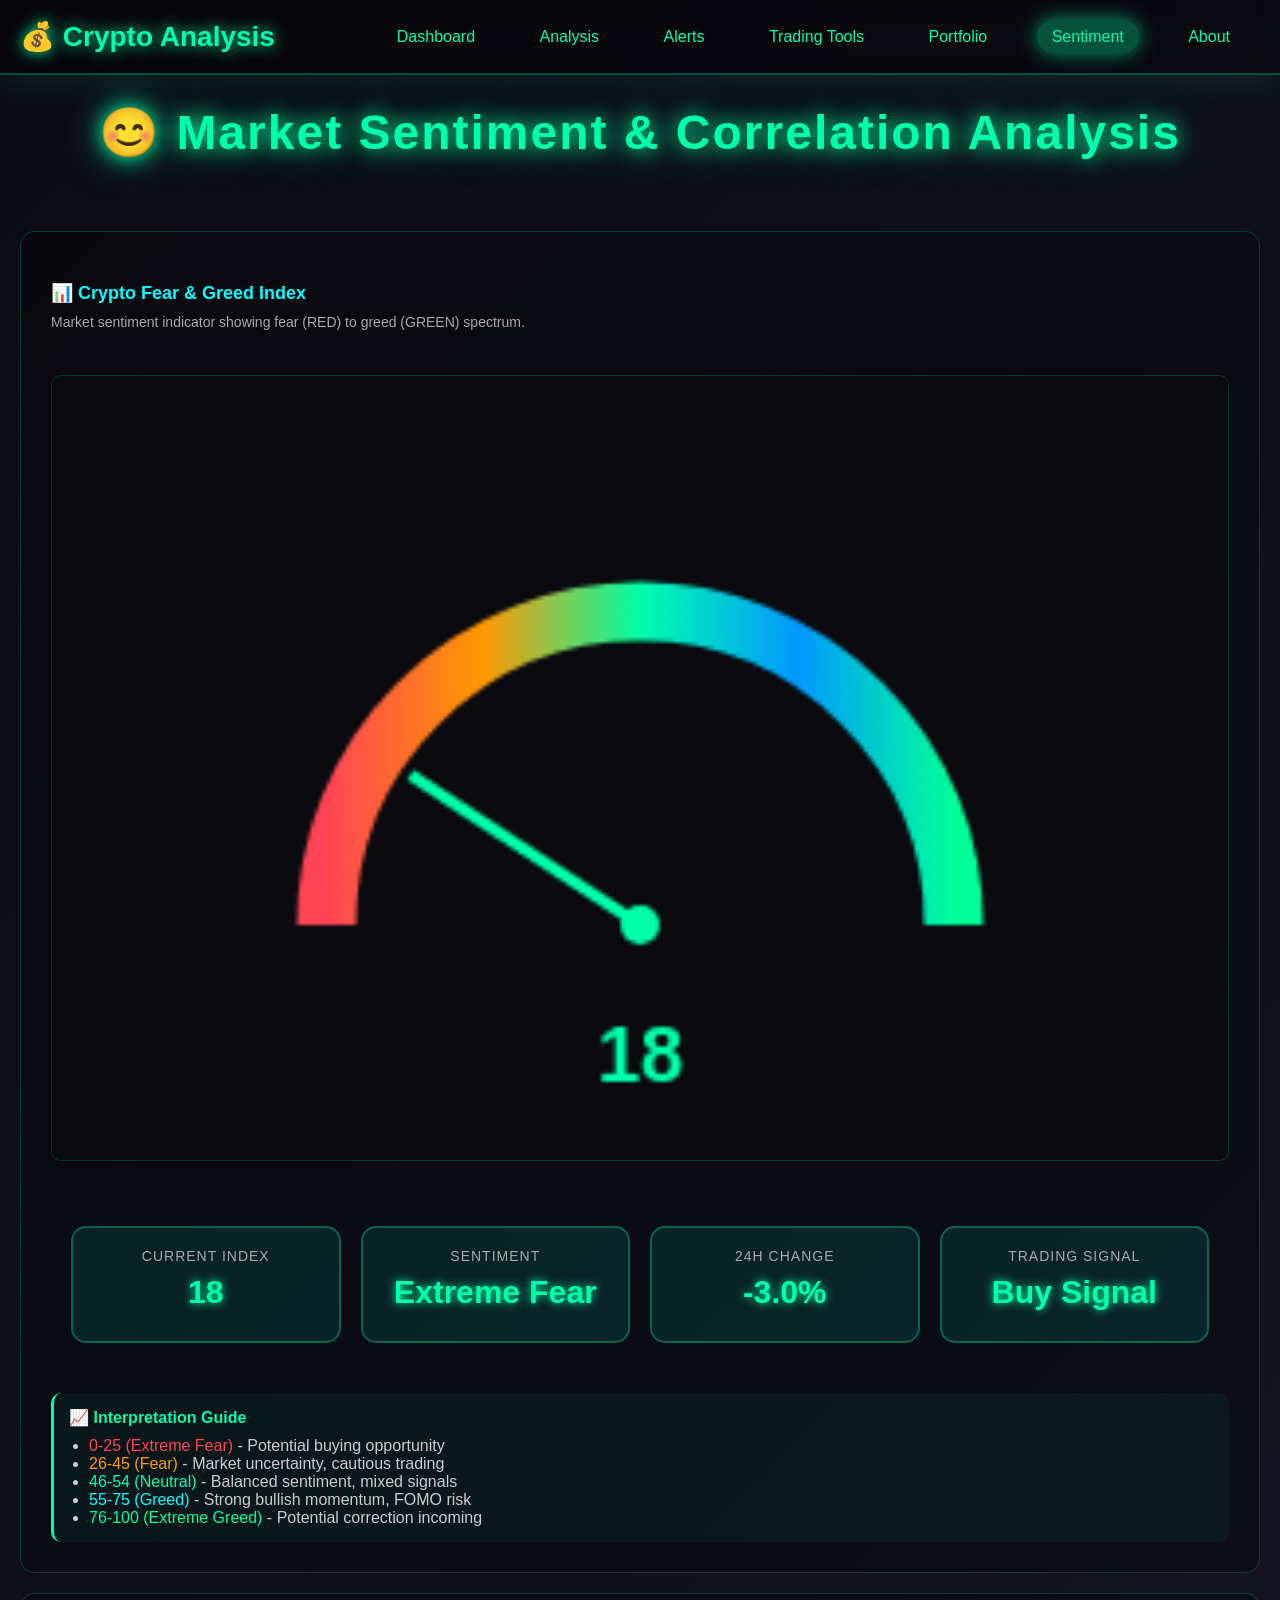
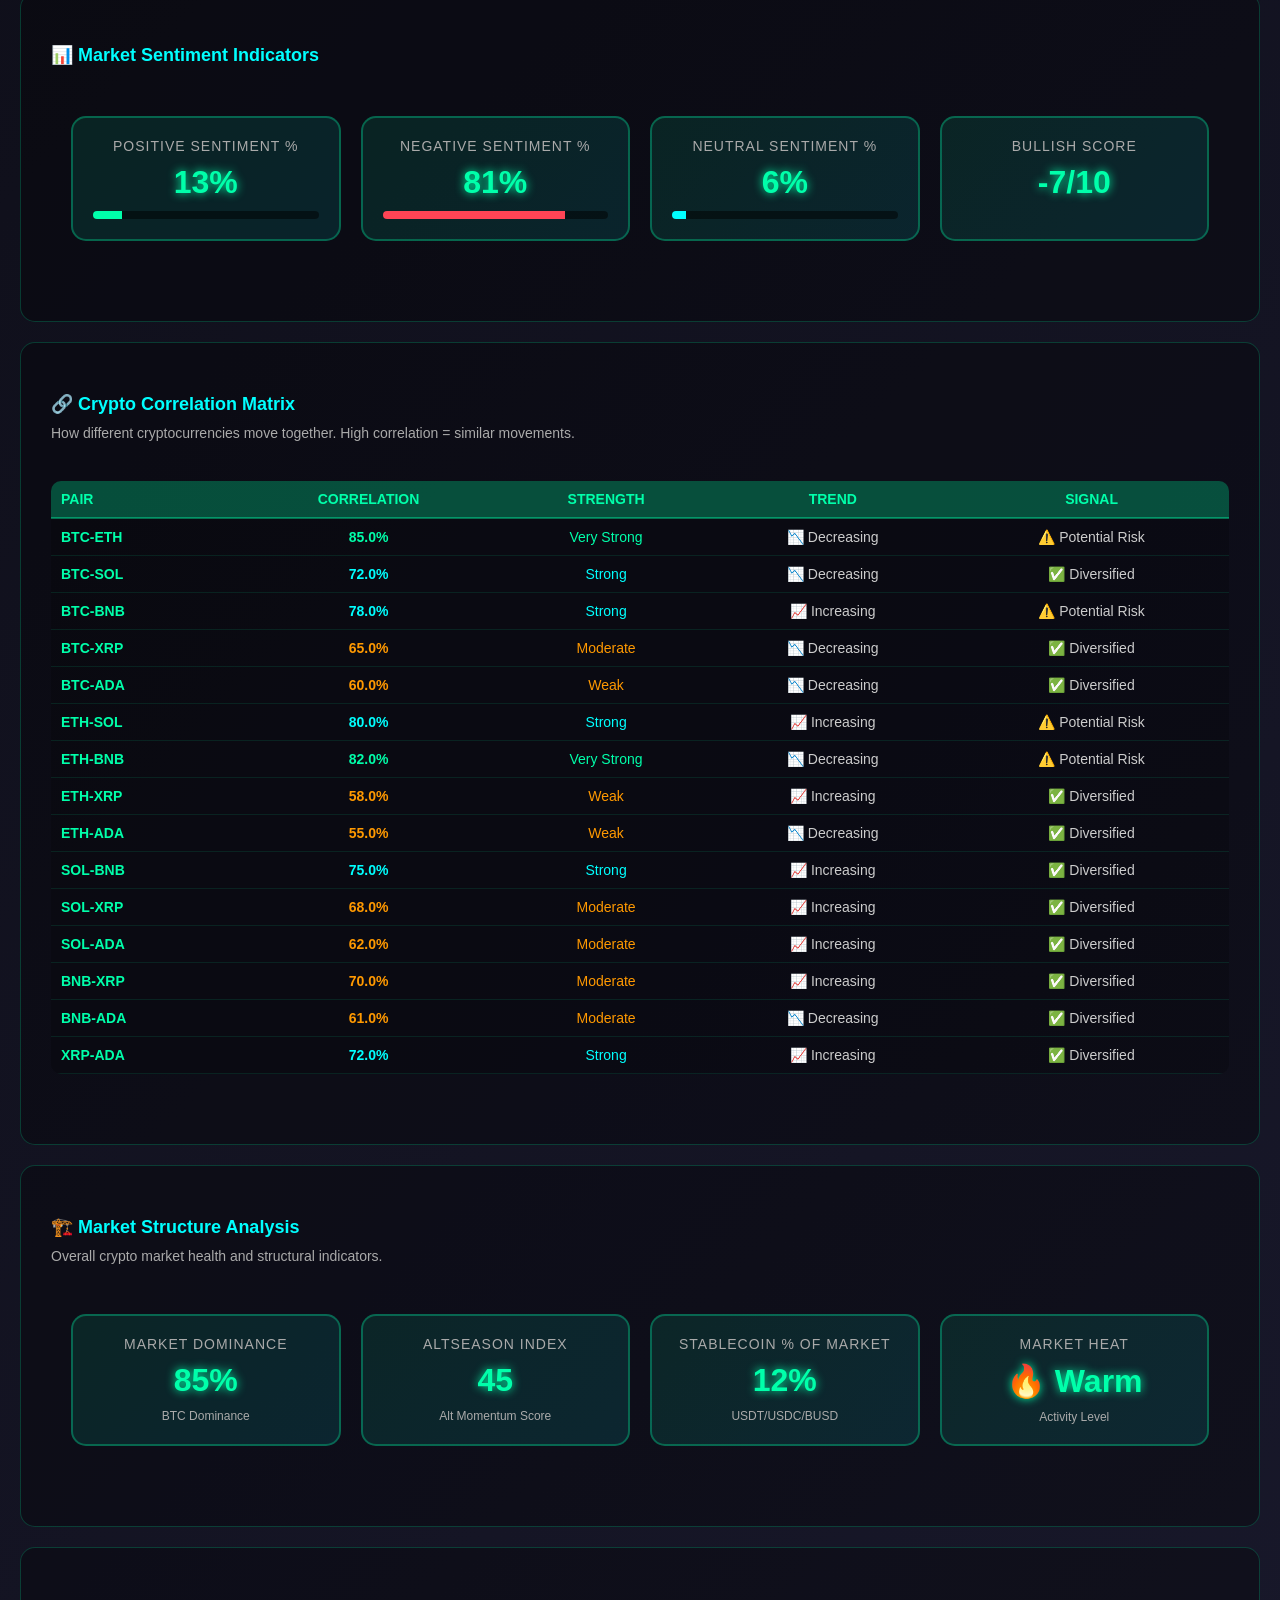
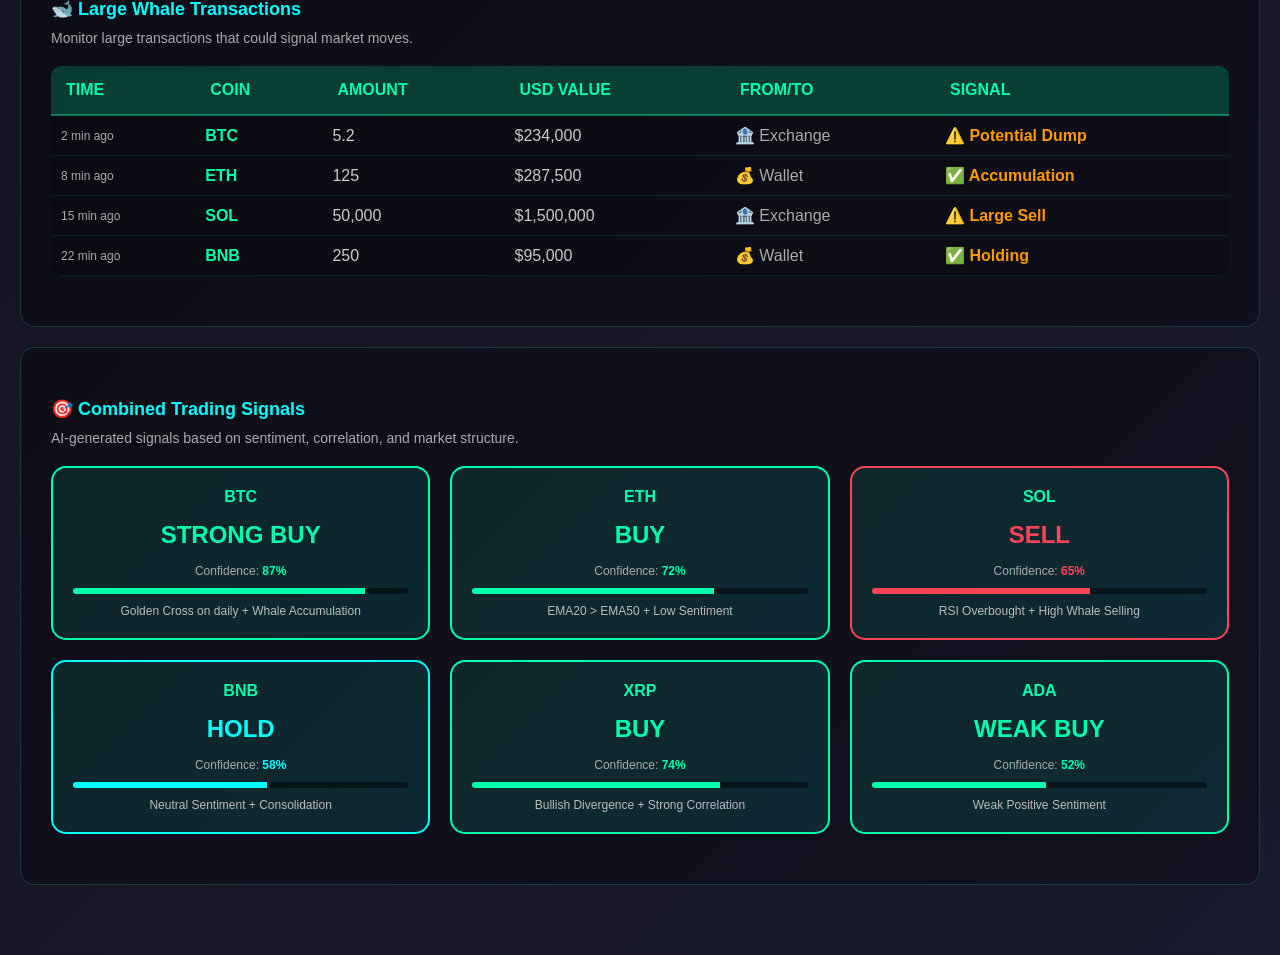
<file: project/sentiment.html>
<!DOCTYPE html>
<html lang="en">
<head>
<meta charset="UTF-8">
<meta name="viewport" content="width=device-width, initial-scale=1.0">
<title>😊 Market Sentiment - Crypto Volume Dashboard</title>

<link rel="stylesheet" href="style.css">

</head>

<body>

<header>
  <div class="header-container">
    <div class="logo">💰 Crypto Analysis</div>
    <nav>
      <a href="index.html">Dashboard</a>
      <a href="analysis.html">Analysis</a>
      <a href="alerts.html">Alerts</a>
      <a href="trading-tools.html">Trading Tools</a>
      <a href="portfolio.html">Portfolio</a>
      <a href="sentiment.html" class="active">Sentiment</a>
      <a href="about.html">About</a>
    </nav>
  </div>
</header>

<h1>😊 Market Sentiment & Correlation Analysis</h1>

<div class="container">

  <!-- ================= FEAR & GREED INDEX ================= -->
  <div class="section">
    <h3>📊 Crypto Fear & Greed Index</h3>
    <p style="color: #aaa; font-size: 14px;">Market sentiment indicator showing fear (RED) to greed (GREEN) spectrum.</p>
    
    <div style="display: flex; align-items: center; justify-content: center; margin: 30px 0;">
      <canvas id="fearGreedGauge" width="300" height="200" style="max-width: 100%;"></canvas>
    </div>

    <div class="stats-panel">
      <div class="stat-card">
        <div class="stat-label">Current Index</div>
        <div class="stat-value" id="fearGreedValue">-</div>
      </div>
      <div class="stat-card">
        <div class="stat-label">Sentiment</div>
        <div class="stat-value" id="sentimentLabel">Analyzing...</div>
      </div>
      <div class="stat-card">
        <div class="stat-label">24h Change</div>
        <div class="stat-value" id="sentimentChange">+0%</div>
      </div>
      <div class="stat-card">
        <div class="stat-label">Trading Signal</div>
        <div class="stat-value" id="tradingSignal">Neutral</div>
      </div>
    </div>

    <div style="background: rgba(0, 255, 170, 0.05); padding: 15px; border-radius: 10px; border-left: 3px solid #00ffaa; margin-top: 20px;">
      <h4 style="color: #00ffaa; margin-bottom: 10px;">📈 Interpretation Guide</h4>
      <ul style="margin: 0 0 0 20px; color: #ccc;">
        <li><span style="color: #ff4455;">0-25 (Extreme Fear)</span> - Potential buying opportunity</li>
        <li><span style="color: #ff9900;">26-45 (Fear)</span> - Market uncertainty, cautious trading</li>
        <li><span style="color: #00ffaa;">46-54 (Neutral)</span> - Balanced sentiment, mixed signals</li>
        <li><span style="color: #00ffff;">55-75 (Greed)</span> - Strong bullish momentum, FOMO risk</li>
        <li><span style="color: #00ff99;">76-100 (Extreme Greed)</span> - Potential correction incoming</li>
      </ul>
    </div>
  </div>

  <!-- ================= SENTIMENT INDICATORS ================= -->
  <div class="section">
    <h3>📊 Market Sentiment Indicators</h3>
    
    <div class="stats-panel">
      <div class="stat-card">
        <div class="stat-label">Positive Sentiment %</div>
        <div class="stat-value" id="positiveSentiment">0%</div>
        <div style="width: 100%; height: 8px; background: rgba(0, 0, 0, 0.5); border-radius: 4px; margin-top: 10px; overflow: hidden;">
          <div id="positiveSentimentBar" style="height: 100%; background: #00ffaa; width: 0%;"></div>
        </div>
      </div>
      <div class="stat-card">
        <div class="stat-label">Negative Sentiment %</div>
        <div class="stat-value" id="negativeSentiment">0%</div>
        <div style="width: 100%; height: 8px; background: rgba(0, 0, 0, 0.5); border-radius: 4px; margin-top: 10px; overflow: hidden;">
          <div id="negativeSentimentBar" style="height: 100%; background: #ff4455; width: 0%;"></div>
        </div>
      </div>
      <div class="stat-card">
        <div class="stat-label">Neutral Sentiment %</div>
        <div class="stat-value" id="neutralSentiment">0%</div>
        <div style="width: 100%; height: 8px; background: rgba(0, 0, 0, 0.5); border-radius: 4px; margin-top: 10px; overflow: hidden;">
          <div id="neutralSentimentBar" style="height: 100%; background: #00ffff; width: 0%;"></div>
        </div>
      </div>
      <div class="stat-card">
        <div class="stat-label">Bullish Score</div>
        <div class="stat-value" id="bullishScore">0/10</div>
      </div>
    </div>
  </div>

  <!-- ================= CRYPTO CORRELATION ================= -->
  <div class="section">
    <h3>🔗 Crypto Correlation Matrix</h3>
    <p style="color: #aaa; font-size: 14px;">How different cryptocurrencies move together. High correlation = similar movements.</p>
    
    <div style="overflow-x: auto; margin: 20px 0;">
      <table style="width: 100%; font-size: 14px;">
        <thead>
          <tr style="background: rgba(0, 255, 170, 0.1);">
            <th style="padding: 10px; text-align: left; color: #00ffaa;">Pair</th>
            <th style="padding: 10px; text-align: center; color: #00ffaa;">Correlation</th>
            <th style="padding: 10px; text-align: center; color: #00ffaa;">Strength</th>
            <th style="padding: 10px; text-align: center; color: #00ffaa;">Trend</th>
            <th style="padding: 10px; text-align: center; color: #00ffaa;">Signal</th>
          </tr>
        </thead>
        <tbody id="correlationTable">
          <tr>
            <td colspan="5" style="text-align: center; padding: 20px; color: #999;">Loading correlation data...</td>
          </tr>
        </tbody>
      </table>
    </div>
  </div>

  <!-- ================= MARKET STRUCTURE ================= -->
  <div class="section">
    <h3>🏗️ Market Structure Analysis</h3>
    <p style="color: #aaa; font-size: 14px;">Overall crypto market health and structural indicators.</p>
    
    <div class="stats-panel">
      <div class="stat-card">
        <div class="stat-label">Market Dominance</div>
        <div class="stat-value" id="marketDom">85%</div>
        <p style="text-align: center; color: #aaa; margin-top: 10px; font-size: 12px;">BTC Dominance</p>
      </div>
      <div class="stat-card">
        <div class="stat-label">Altseason Index</div>
        <div class="stat-value" id="altseasonIndex">45</div>
        <p style="text-align: center; color: #aaa; margin-top: 10px; font-size: 12px;">Alt Momentum Score</p>
      </div>
      <div class="stat-card">
        <div class="stat-label">Stablecoin % of Market</div>
        <div class="stat-value" id="stablecoinPct">12%</div>
        <p style="text-align: center; color: #aaa; margin-top: 10px; font-size: 12px;">USDT/USDC/BUSD</p>
      </div>
      <div class="stat-card">
        <div class="stat-label">Market Heat</div>
        <div class="stat-value" id="marketHeat">🔥 Warm</div>
        <p style="text-align: center; color: #aaa; margin-top: 10px; font-size: 12px;">Activity Level</p>
      </div>
    </div>
  </div>

  <!-- ================= WHALE TRANSACTIONS ================= -->
  <div class="section">
    <h3>🐋 Large Whale Transactions</h3>
    <p style="color: #aaa; font-size: 14px;">Monitor large transactions that could signal market moves.</p>
    
    <table>
      <thead>
        <tr>
          <th>Time</th>
          <th>Coin</th>
          <th>Amount</th>
          <th>USD Value</th>
          <th>From/To</th>
          <th>Signal</th>
        </tr>
      </thead>
      <tbody id="whaleTable">
        <tr>
          <td colspan="6" style="text-align: center; padding: 20px; color: #999;">Monitoring for large transactions...</td>
        </tr>
      </tbody>
    </table>
  </div>

  <!-- ================= TRADING SIGNALS ================= -->
  <div class="section">
    <h3>🎯 Combined Trading Signals</h3>
    <p style="color: #aaa; font-size: 14px;">AI-generated signals based on sentiment, correlation, and market structure.</p>
    
    <div id="signalsContainer" style="display: grid; grid-template-columns: repeat(auto-fit, minmax(280px, 1fr)); gap: 20px; margin: 20px 0;">
      <!-- Signals will be populated here -->
    </div>
  </div>

</div>

<div id="lastUpdate"></div>

<script>
// ================= FEAR & GREED INDEX =================
function drawFearGreedGauge() {
  const canvas = document.getElementById('fearGreedGauge');
  const ctx = canvas.getContext('2d');
  const centerX = canvas.width / 2;
  const centerY = canvas.height * 0.7;
  const radius = 80;

  // Generate random sentiment (0-100)
  const sentiment = Math.random() * 100;

  // Draw gauge background
  ctx.fillStyle = '#0a0a0f';
  ctx.fillRect(0, 0, canvas.width, canvas.height);

  // Draw color gradient background
  const gradient = ctx.createLinearGradient(centerX - radius, centerY, centerX + radius, centerY);
  gradient.addColorStop(0, '#ff4455'); // Fear (red)
  gradient.addColorStop(0.25, '#ff9900'); // Worry (orange)
  gradient.addColorStop(0.5, '#00ffaa'); // Neutral (green)
  gradient.addColorStop(0.75, '#0099ff'); // Greed (blue)
  gradient.addColorStop(1, '#00ff99'); // Extreme greed (bright green)

  // Draw arc
  ctx.strokeStyle = gradient;
  ctx.lineWidth = 15;
  ctx.beginPath();
  ctx.arc(centerX, centerY, radius, Math.PI, 2 * Math.PI);
  ctx.stroke();

  // Draw needle
  const angle = Math.PI + (sentiment / 100) * Math.PI;
  const needleLength = radius - 10;
  const endX = centerX + Math.cos(angle) * needleLength;
  const endY = centerY + Math.sin(angle) * needleLength;

  ctx.strokeStyle = '#00ffaa';
  ctx.lineWidth = 3;
  ctx.beginPath();
  ctx.moveTo(centerX, centerY);
  ctx.lineTo(endX, endY);
  ctx.stroke();

  // Draw center circle
  ctx.fillStyle = '#00ffaa';
  ctx.beginPath();
  ctx.arc(centerX, centerY, 5, 0, 2 * Math.PI);
  ctx.fill();

  // Draw text
  ctx.fillStyle = '#00ffaa';
  ctx.font = 'bold 20px Arial';
  ctx.textAlign = 'center';
  ctx.fillText(Math.round(sentiment), centerX, centerY + 40);

  document.getElementById('fearGreedValue').textContent = Math.round(sentiment);

  // Set sentiment label and signal
  let label = 'Neutral';
  let signal = 'Sell Signal';
  if (sentiment < 25) {
    label = 'Extreme Fear';
    signal = 'Buy Signal';
  } else if (sentiment < 45) {
    label = 'Fear';
    signal = 'Cautious Buy';
  } else if (sentiment < 55) {
    label = 'Neutral';
    signal = 'Neutral';
  } else if (sentiment < 75) {
    label = 'Greed';
    signal = 'Cautious Sell';
  } else {
    label = 'Extreme Greed';
    signal = 'Sell Signal';
  }

  document.getElementById('sentimentLabel').textContent = label;
  document.getElementById('tradingSignal').textContent = signal;
  document.getElementById('sentimentChange').textContent = (Math.random() * 10 - 5).toFixed(1) + '%';
}

// ================= SENTIMENT DISTRIBUTION =================
function updateSentimentDistribution() {
  const positive = Math.floor(Math.random() * 100);
  const negative = Math.floor(Math.random() * (100 - positive));
  const neutral = 100 - positive - negative;

  document.getElementById('positiveSentiment').textContent = positive + '%';
  document.getElementById('negativeSentiment').textContent = negative + '%';
  document.getElementById('neutralSentiment').textContent = neutral + '%';

  document.getElementById('positiveSentimentBar').style.width = positive + '%';
  document.getElementById('negativeSentimentBar').style.width = negative + '%';
  document.getElementById('neutralSentimentBar').style.width = neutral + '%';

  const bullish = Math.round((positive - negative) / 10);
  document.getElementById('bullishScore').textContent = bullish + '/10';
}

// ================= CORRELATION MATRIX =================
function updateCorrelationMatrix() {
  const coins = ['BTC', 'ETH', 'SOL', 'BNB', 'XRP', 'ADA'];
  const correlations = {
    'BTC-ETH': 0.85,
    'BTC-SOL': 0.72,
    'BTC-BNB': 0.78,
    'BTC-XRP': 0.65,
    'BTC-ADA': 0.60,
    'ETH-SOL': 0.80,
    'ETH-BNB': 0.82,
    'ETH-XRP': 0.58,
    'ETH-ADA': 0.55,
    'SOL-BNB': 0.75,
    'SOL-XRP': 0.68,
    'SOL-ADA': 0.62,
    'BNB-XRP': 0.70,
    'BNB-ADA': 0.61,
    'XRP-ADA': 0.72
  };

  const tbody = document.getElementById('correlationTable');
  tbody.innerHTML = '';

  Object.entries(correlations).forEach(([pair, corr]) => {
    let strength = 'Weak';
    let color = '#ff9900';
    if (corr > 0.8) {
      strength = 'Very Strong';
      color = '#00ffaa';
    } else if (corr > 0.7) {
      strength = 'Strong';
      color = '#00ffff';
    } else if (corr > 0.6) {
      strength = 'Moderate';
      color = '#ff9900';
    }

    const trend = Math.random() > 0.5 ? '📈 Increasing' : '📉 Decreasing';
    const signal = corr > 0.75 ? '⚠️ Potential Risk' : '✅ Diversified';

    const row = tbody.insertRow();
    row.innerHTML = `
      <td style="padding: 10px; color: #00ffaa; font-weight: bold;">${pair}</td>
      <td style="padding: 10px; text-align: center; color: ${color}; font-weight: bold;">${(corr * 100).toFixed(1)}%</td>
      <td style="padding: 10px; text-align: center; color: ${color};">${strength}</td>
      <td style="padding: 10px; text-align: center; color: #ccc;">${trend}</td>
      <td style="padding: 10px; text-align: center; color: #ccc;">${signal}</td>
    `;
  });
}

// ================= WHALE TRANSACTIONS =================
function updateWhaleTransactions() {
  const coins = ['BTC', 'ETH', 'SOL', 'BNB', 'XRP'];
  const tbody = document.getElementById('whaleTable');
  tbody.innerHTML = '';

  const transactions = [
    { time: '2 min ago', coin: 'BTC', amount: 5.2, value: 234000, type: '🏦 Exchange', signal: '⚠️ Potential Dump' },
    { time: '8 min ago', coin: 'ETH', amount: 125, value: 287500, type: '💰 Wallet', signal: '✅ Accumulation' },
    { time: '15 min ago', coin: 'SOL', amount: 50000, value: 1500000, type: '🏦 Exchange', signal: '⚠️ Large Sell' },
    { time: '22 min ago', coin: 'BNB', amount: 250, value: 95000, type: '💰 Wallet', signal: '✅ Holding' },
  ];

  transactions.forEach(tx => {
    const row = tbody.insertRow();
    row.innerHTML = `
      <td style="padding: 10px; color: #aaa; font-size: 12px;">${tx.time}</td>
      <td style="padding: 10px; color: #00ffaa; font-weight: bold;">${tx.coin}</td>
      <td style="padding: 10px; color: #ccc;">${tx.amount.toLocaleString()}</td>
      <td style="padding: 10px; color: #ccc;">$${tx.value.toLocaleString()}</td>
      <td style="padding: 10px; color: #aaa;">${tx.type}</td>
      <td style="padding: 10px; color: #ff9900; font-weight: bold;">${tx.signal}</td>
    `;
  });
}

// ================= TRADING SIGNALS =================
function updateTradingSignals() {
  const signals = [
    { coin: 'BTC', signal: 'STRONG BUY', confidence: 87, reason: 'Golden Cross on daily + Whale Accumulation' },
    { coin: 'ETH', signal: 'BUY', confidence: 72, reason: 'EMA20 > EMA50 + Low Sentiment' },
    { coin: 'SOL', signal: 'SELL', confidence: 65, reason: 'RSI Overbought + High Whale Selling' },
    { coin: 'BNB', signal: 'HOLD', confidence: 58, reason: 'Neutral Sentiment + Consolidation' },
    { coin: 'XRP', signal: 'BUY', confidence: 74, reason: 'Bullish Divergence + Strong Correlation' },
    { coin: 'ADA', signal: 'WEAK BUY', confidence: 52, reason: 'Weak Positive Sentiment' }
  ];

  const container = document.getElementById('signalsContainer');
  container.innerHTML = '';

  signals.forEach(s => {
    const signalColor = s.signal.includes('BUY') ? '#00ffaa' : (s.signal.includes('SELL') ? '#ff4455' : '#00ffff');
    const card = document.createElement('div');
    card.className = 'stat-card';
    card.style.borderColor = signalColor;
    card.innerHTML = `
      <h4 style="color: #00ffaa; margin-bottom: 10px;">${s.coin}</h4>
      <div style="font-size: 24px; font-weight: bold; color: ${signalColor}; margin: 15px 0;">${s.signal}</div>
      <p style="color: #aaa; margin: 10px 0; font-size: 12px;">Confidence: <strong style="color: ${signalColor};">${s.confidence}%</strong></p>
      <div style="width: 100%; height: 6px; background: rgba(0, 0, 0, 0.5); border-radius: 3px; overflow: hidden;">
        <div style="height: 100%; background: ${signalColor}; width: ${s.confidence}%;"></div>
      </div>
      <p style="color: #bbb; margin-top: 10px; font-size: 12px;">${s.reason}</p>
    `;
    container.appendChild(card);
  });
}

window.addEventListener('load', () => {
  drawFearGreedGauge();
  updateSentimentDistribution();
  updateCorrelationMatrix();
  updateWhaleTransactions();
  updateTradingSignals();

  setInterval(() => {
    drawFearGreedGauge();
    updateSentimentDistribution();
  }, 30000); // Update every 30 seconds
});
</script>

<script src="java.sc.js"></script>

</body>
</html>
</file>
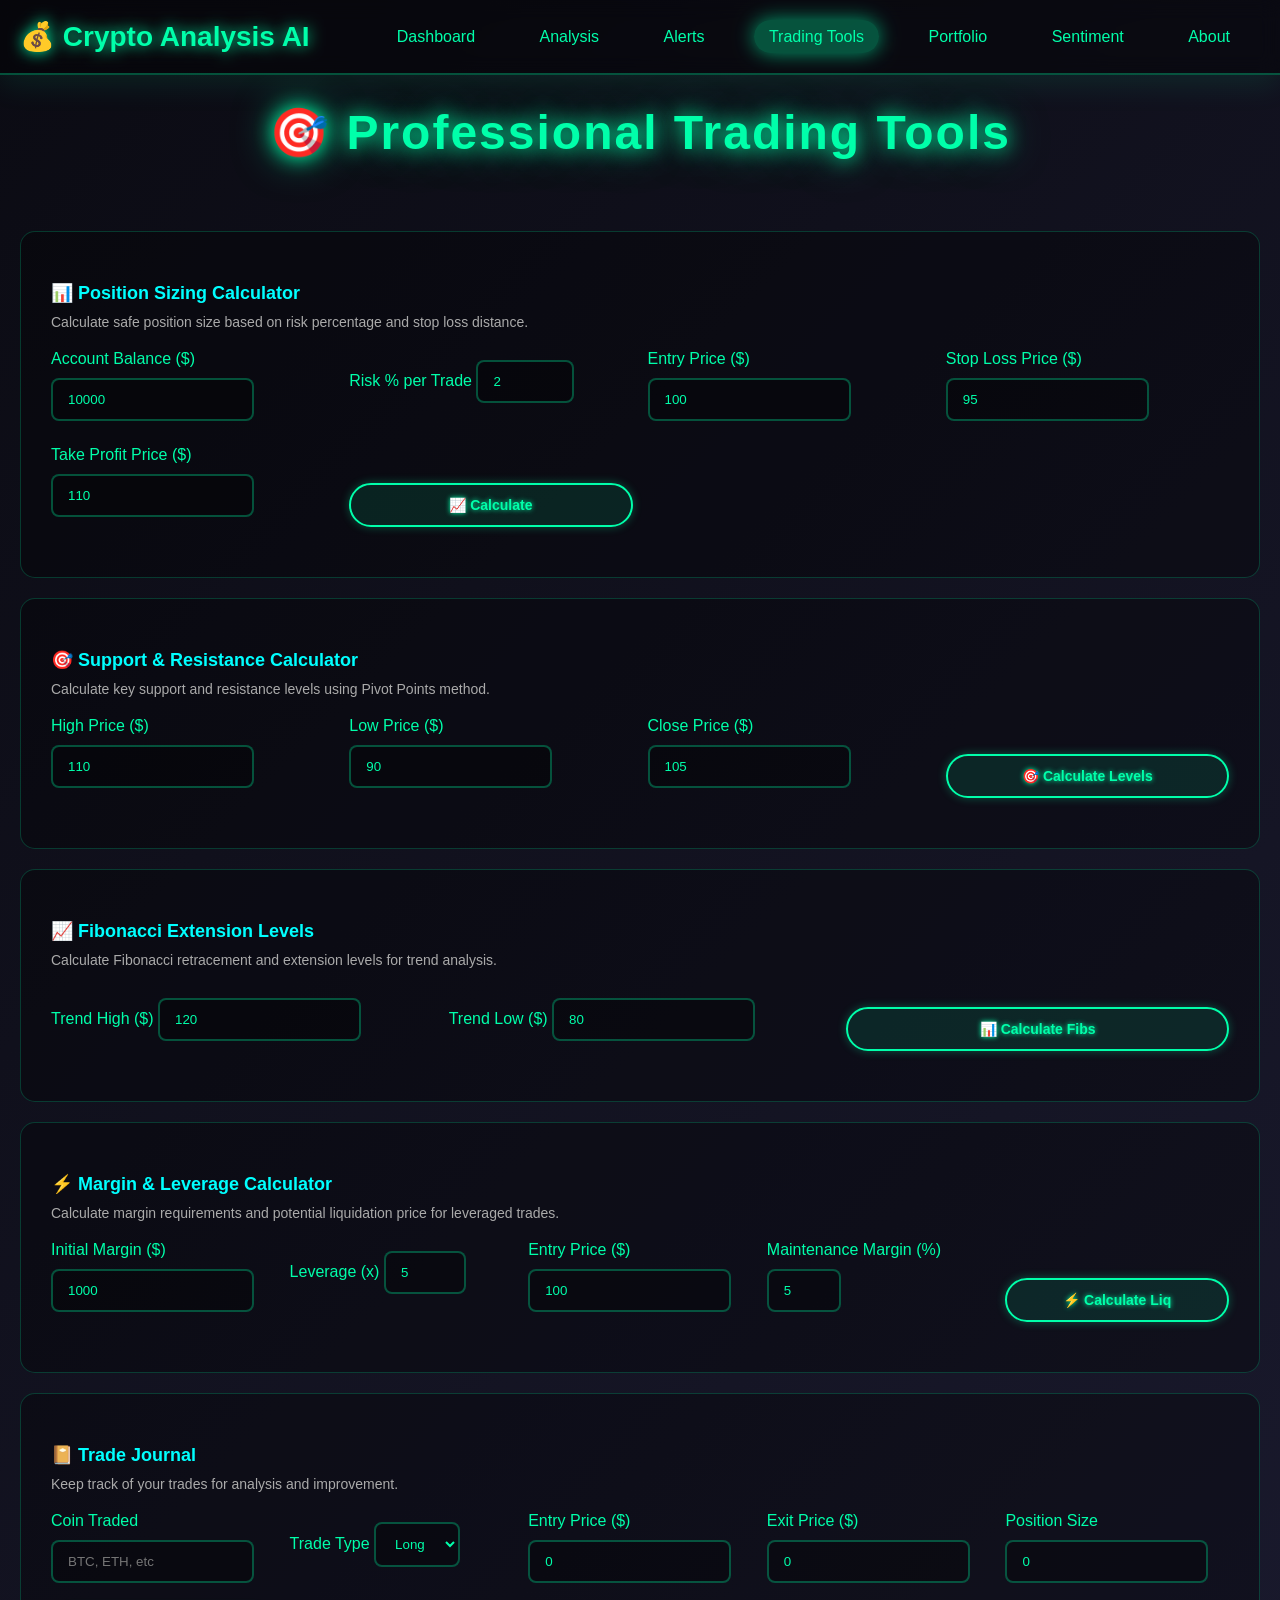
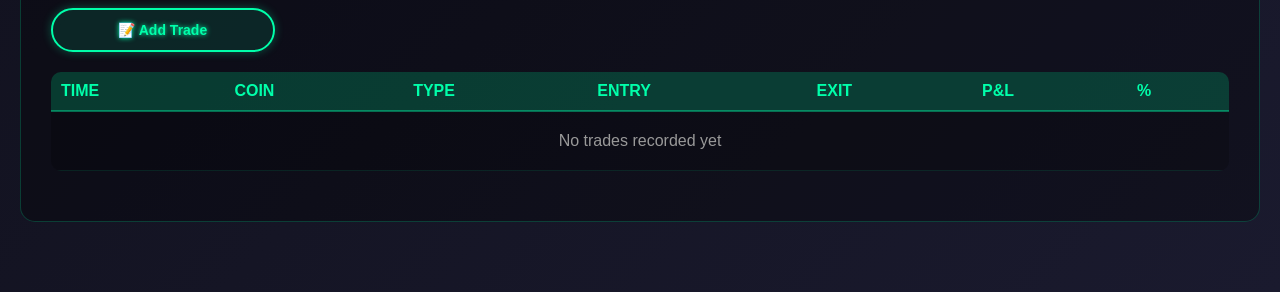
<file: project/trading-tools.html>
<!DOCTYPE html>
<html lang="en">
<head>
<meta charset="UTF-8">
<meta name="viewport" content="width=device-width, initial-scale=1.0">
<title>🎯 Trading Tools - Crypto Volume Dashboard</title>

<link rel="stylesheet" href="style.css">

</head>

<body>

<header>
  <div class="header-container">
    <div class="logo">💰 Crypto Analysis AI</div>
    <nav>
      <a href="index.html">Dashboard</a>
      <a href="analysis.html">Analysis</a>
      <a href="alerts.html">Alerts</a>
      <a href="trading-tools.html" class="active">Trading Tools</a>
      <a href="portfolio.html">Portfolio</a>
      <a href="sentiment.html">Sentiment</a>
      <a href="about.html">About</a>
    </nav>
  </div>
</header>

<h1>🎯 Professional Trading Tools</h1>

<div class="container">

  <!-- ================= POSITION SIZING CALCULATOR ================= -->
  <div class="section">
    <h3>📊 Position Sizing Calculator</h3>
    <p style="color: #aaa; font-size: 14px;">Calculate safe position size based on risk percentage and stop loss distance.</p>
    
    <div style="display: grid; grid-template-columns: repeat(auto-fit, minmax(250px, 1fr)); gap: 15px; margin: 20px 0;">
      <div>
        <label style="color: #00ffaa;">Account Balance ($)</label>
        <input type="number" id="accountBalance" value="10000" min="0">
      </div>
      <div>
        <label style="color: #00ffaa;">Risk % per Trade</label>
        <input type="number" id="riskPercent" value="2" min="0" max="100" step="0.1">
      </div>
      <div>
        <label style="color: #00ffaa;">Entry Price ($)</label>
        <input type="number" id="entryPrice" value="100" min="0">
      </div>
      <div>
        <label style="color: #00ffaa;">Stop Loss Price ($)</label>
        <input type="number" id="stopLoss" value="95" min="0">
      </div>
      <div>
        <label style="color: #00ffaa;">Take Profit Price ($)</label>
        <input type="number" id="takeProfit" value="110" min="0">
      </div>
      <div style="display: flex; align-items: flex-end;">
        <button onclick="calculatePosition()" style="width: 100%; margin: 0;">📈 Calculate</button>
      </div>
    </div>

    <div id="positionResult" style="display: none; background: rgba(0, 255, 170, 0.1); padding: 20px; border-radius: 10px; border: 2px solid rgba(0, 255, 170, 0.3); margin: 20px 0;">
      <h4 style="color: #00ffaa; margin-bottom: 15px;">Position Details</h4>
      <div style="display: grid; grid-template-columns: repeat(auto-fit, minmax(200px, 1fr)); gap: 15px;">
        <div>
          <p style="color: #aaa; margin: 5px 0;">Risk Amount</p>
          <p style="color: #00ffaa; font-size: 20px; font-weight: bold;" id="riskAmount">$0</p>
        </div>
        <div>
          <p style="color: #aaa; margin: 5px 0;">Position Size (Crypto)</p>
          <p style="color: #00ffaa; font-size: 20px; font-weight: bold;" id="positionSize">0</p>
        </div>
        <div>
          <p style="color: #aaa; margin: 5px 0;">Stop Loss Distance</p>
          <p style="color: #ff4455; font-size: 20px; font-weight: bold;" id="slDistance">0%</p>
        </div>
        <div>
          <p style="color: #aaa; margin: 5px 0;">Take Profit Distance</p>
          <p style="color: #00ffaa; font-size: 20px; font-weight: bold;" id="tpDistance">0%</p>
        </div>
        <div>
          <p style="color: #aaa; margin: 5px 0;">Risk/Reward Ratio</p>
          <p style="color: #00ffff; font-size: 20px; font-weight: bold;" id="rrRatio">0:0</p>
        </div>
        <div>
          <p style="color: #aaa; margin: 5px 0;">Potential Profit</p>
          <p style="color: #00ffaa; font-size: 20px; font-weight: bold;" id="potentialProfit">$0</p>
        </div>
      </div>
    </div>
  </div>

  <!-- ================= SUPPORT & RESISTANCE ================= -->
  <div class="section">
    <h3>🎯 Support & Resistance Calculator</h3>
    <p style="color: #aaa; font-size: 14px;">Calculate key support and resistance levels using Pivot Points method.</p>
    
    <div style="display: grid; grid-template-columns: repeat(auto-fit, minmax(200px, 1fr)); gap: 15px; margin: 20px 0;">
      <div>
        <label style="color: #00ffaa;">High Price ($)</label>
        <input type="number" id="highPrice" value="110" min="0">
      </div>
      <div>
        <label style="color: #00ffaa;">Low Price ($)</label>
        <input type="number" id="lowPrice" value="90" min="0">
      </div>
      <div>
        <label style="color: #00ffaa;">Close Price ($)</label>
        <input type="number" id="closePrice" value="105" min="0">
      </div>
      <div style="display: flex; align-items: flex-end;">
        <button onclick="calculatePivot()" style="width: 100%; margin: 0;">🎯 Calculate Levels</button>
      </div>
    </div>

    <div id="pivotResult" style="display: none; background: rgba(0, 255, 170, 0.1); padding: 20px; border-radius: 10px; border: 2px solid rgba(0, 255, 170, 0.3); margin: 20px 0;">
      <h4 style="color: #00ffaa; margin-bottom: 15px;">Pivot Point Levels</h4>
      <table style="width: 100%;">
        <tbody>
          <tr style="border-bottom: 1px solid rgba(0, 255, 170, 0.2);">
            <td style="padding: 10px; color: #00ffaa; font-weight: bold;">Resistance 2</td>
            <td style="padding: 10px; text-align: right; color: #ff4455; font-weight: bold;" id="r2">$0</td>
          </tr>
          <tr style="border-bottom: 1px solid rgba(0, 255, 170, 0.2);">
            <td style="padding: 10px; color: #00ffaa; font-weight: bold;">Resistance 1</td>
            <td style="padding: 10px; text-align: right; color: #ff4455; font-weight: bold;" id="r1">$0</td>
          </tr>
          <tr style="border-bottom: 1px solid rgba(0, 255, 170, 0.2); background: rgba(0, 255, 170, 0.05);">
            <td style="padding: 10px; color: #00ffff; font-weight: bold;">Pivot Point</td>
            <td style="padding: 10px; text-align: right; color: #00ffff; font-weight: bold;" id="pivot">$0</td>
          </tr>
          <tr style="border-bottom: 1px solid rgba(0, 255, 170, 0.2);">
            <td style="padding: 10px; color: #00ffaa; font-weight: bold;">Support 1</td>
            <td style="padding: 10px; text-align: right; color: #00ffaa; font-weight: bold;" id="s1">$0</td>
          </tr>
          <tr>
            <td style="padding: 10px; color: #00ffaa; font-weight: bold;">Support 2</td>
            <td style="padding: 10px; text-align: right; color: #00ffaa; font-weight: bold;" id="s2">$0</td>
          </tr>
        </tbody>
      </table>
    </div>
  </div>

  <!-- ================= FIBONACCI CALCULATOR ================= -->
  <div class="section">
    <h3>📈 Fibonacci Extension Levels</h3>
    <p style="color: #aaa; font-size: 14px;">Calculate Fibonacci retracement and extension levels for trend analysis.</p>
    
    <div style="display: grid; grid-template-columns: repeat(auto-fit, minmax(200px, 1fr)); gap: 15px; margin: 20px 0;">
      <div>
        <label style="color: #00ffaa;">Trend High ($)</label>
        <input type="number" id="fibHigh" value="120" min="0">
      </div>
      <div>
        <label style="color: #00ffaa;">Trend Low ($)</label>
        <input type="number" id="fibLow" value="80" min="0">
      </div>
      <div style="display: flex; align-items: flex-end;">
        <button onclick="calculateFibonacci()" style="width: 100%; margin: 0;">📊 Calculate Fibs</button>
      </div>
    </div>

    <div id="fibResult" style="display: none; background: rgba(0, 255, 170, 0.1); padding: 20px; border-radius: 10px; border: 2px solid rgba(0, 255, 170, 0.3); margin: 20px 0;">
      <h4 style="color: #00ffaa; margin-bottom: 15px;">Fibonacci Levels</h4>
      <table style="width: 100%;">
        <tbody>
          <tr style="border-bottom: 1px solid rgba(0, 255, 170, 0.2);">
            <td style="padding: 10px; color: #aaa;">0% (High)</td>
            <td style="padding: 10px; text-align: right; color: #ff9900; font-weight: bold;" id="fib0">$0</td>
          </tr>
          <tr style="border-bottom: 1px solid rgba(0, 255, 170, 0.2);">
            <td style="padding: 10px; color: #aaa;">23.6%</td>
            <td style="padding: 10px; text-align: right; color: #ff9900; font-weight: bold;" id="fib236">$0</td>
          </tr>
          <tr style="border-bottom: 1px solid rgba(0, 255, 170, 0.2);">
            <td style="padding: 10px; color: #aaa;">38.2%</td>
            <td style="padding: 10px; text-align: right; color: #ff9900; font-weight: bold;" id="fib382">$0</td>
          </tr>
          <tr style="border-bottom: 1px solid rgba(0, 255, 170, 0.2);">
            <td style="padding: 10px; color: #aaa;">50.0%</td>
            <td style="padding: 10px; text-align: right; color: #ff9900; font-weight: bold;" id="fib50">$0</td>
          </tr>
          <tr style="border-bottom: 1px solid rgba(0, 255, 170, 0.2);">
            <td style="padding: 10px; color: #aaa;">61.8%</td>
            <td style="padding: 10px; text-align: right; color: #ff9900; font-weight: bold;" id="fib618">$0</td>
          </tr>
          <tr style="border-bottom: 1px solid rgba(0, 255, 170, 0.2);">
            <td style="padding: 10px; color: #aaa;">100% (Low)</td>
            <td style="padding: 10px; text-align: right; color: #00ffaa; font-weight: bold;" id="fib100">$0</td>
          </tr>
        </tbody>
      </table>
    </div>
  </div>

  <!-- ================= LEVERAGE CALCULATOR ================= -->
  <div class="section">
    <h3>⚡ Margin & Leverage Calculator</h3>
    <p style="color: #aaa; font-size: 14px;">Calculate margin requirements and potential liquidation price for leveraged trades.</p>
    
    <div style="display: grid; grid-template-columns: repeat(auto-fit, minmax(200px, 1fr)); gap: 15px; margin: 20px 0;">
      <div>
        <label style="color: #00ffaa;">Initial Margin ($)</label>
        <input type="number" id="marginAmount" value="1000" min="0">
      </div>
      <div>
        <label style="color: #00ffaa;">Leverage (x)</label>
        <input type="number" id="leverage" value="5" min="1" max="125">
      </div>
      <div>
        <label style="color: #00ffaa;">Entry Price ($)</label>
        <input type="number" id="margEntryPrice" value="100" min="0">
      </div>
      <div>
        <label style="color: #00ffaa;">Maintenance Margin (%)</label>
        <input type="number" id="maintenance" value="5" min="0" max="50">
      </div>
      <div style="display: flex; align-items: flex-end;">
        <button onclick="calculateLeverage()" style="width: 100%; margin: 0;">⚡ Calculate Liq</button>
      </div>
    </div>

    <div id="leverageResult" style="display: none; background: rgba(0, 255, 170, 0.1); padding: 20px; border-radius: 10px; border: 2px solid rgba(0, 255, 170, 0.3); margin: 20px 0;">
      <h4 style="color: #00ffaa; margin-bottom: 15px;">Leverage Details</h4>
      <div style="display: grid; grid-template-columns: repeat(auto-fit, minmax(200px, 1fr)); gap: 15px;">
        <div>
          <p style="color: #aaa; margin: 5px 0;">Total Position Value</p>
          <p style="color: #00ffaa; font-size: 18px; font-weight: bold;" id="totalPosValue">$0</p>
        </div>
        <div>
          <p style="color: #aaa; margin: 5px 0;">Borrowed Amount</p>
          <p style="color: #ff4455; font-size: 18px; font-weight: bold;" id="borrowedAmount">$0</p>
        </div>
        <div>
          <p style="color: #aaa; margin: 5px 0;">Liquidation Price</p>
          <p style="color: #ff4455; font-size: 18px; font-weight: bold;" id="liquidationPrice">$0</p>
        </div>
        <div>
          <p style="color: #aaa; margin: 5px 0;">Distance to Liquidation</p>
          <p style="color: #ff9900; font-size: 18px; font-weight: bold;" id="distToLiq">0%</p>
        </div>
      </div>
    </div>
  </div>

  <!-- ================= TRADE JOURNAL ================= -->
  <div class="section">
    <h3>📔 Trade Journal</h3>
    <p style="color: #aaa; font-size: 14px;">Keep track of your trades for analysis and improvement.</p>
    
    <div style="display: grid; grid-template-columns: repeat(auto-fit, minmax(200px, 1fr)); gap: 15px; margin: 20px 0;">
      <div>
        <label style="color: #00ffaa;">Coin Traded</label>
        <input type="text" id="tradeCoin" placeholder="BTC, ETH, etc">
      </div>
      <div>
        <label style="color: #00ffaa;">Trade Type</label>
        <select id="tradeType">
          <option>Long</option>
          <option>Short</option>
        </select>
      </div>
      <div>
        <label style="color: #00ffaa;">Entry Price ($)</label>
        <input type="number" id="journalEntry" value="0" min="0">
      </div>
      <div>
        <label style="color: #00ffaa;">Exit Price ($)</label>
        <input type="number" id="journalExit" value="0" min="0">
      </div>
      <div>
        <label style="color: #00ffaa;">Position Size</label>
        <input type="number" id="journalSize" value="0" min="0" step="0.001">
      </div>
      <div style="display: flex; align-items: flex-end;">
        <button onclick="addTradeToJournal()" style="width: 100%; margin: 0;">📝 Add Trade</button>
      </div>
    </div>

    <div id="tradeJournal" style="margin-top: 20px;">
      <table style="width: 100%;">
        <thead>
          <tr style="border-bottom: 2px solid rgba(0, 255, 170, 0.4);">
            <th style="padding: 10px; text-align: left; color: #00ffaa;">Time</th>
            <th style="padding: 10px; text-align: left; color: #00ffaa;">Coin</th>
            <th style="padding: 10px; text-align: left; color: #00ffaa;">Type</th>
            <th style="padding: 10px; text-align: left; color: #00ffaa;">Entry</th>
            <th style="padding: 10px; text-align: left; color: #00ffaa;">Exit</th>
            <th style="padding: 10px; text-align: left; color: #00ffaa;">P&L</th>
            <th style="padding: 10px; text-align: left; color: #00ffaa;">%</th>
          </tr>
        </thead>
        <tbody id="journalBody">
          <tr>
            <td colspan="7" style="padding: 20px; text-align: center; color: #999;">No trades recorded yet</td>
          </tr>
        </tbody>
      </table>
    </div>

    <div id="journalStats" style="display: none; margin-top: 20px; display: grid; grid-template-columns: repeat(auto-fit, minmax(200px, 1fr)); gap: 20px;">
      <div class="stat-card">
        <div class="stat-label">Total Trades</div>
        <div class="stat-value" id="totalTrades">0</div>
      </div>
      <div class="stat-card">
        <div class="stat-label">Win Rate</div>
        <div class="stat-value" id="winRate">0%</div>
      </div>
      <div class="stat-card">
        <div class="stat-label">Total P&L</div>
        <div class="stat-value" id="totalPL">$0</div>
      </div>
      <div class="stat-card">
        <div class="stat-label">Avg Win</div>
        <div class="stat-value" id="avgWin">$0</div>
      </div>
    </div>
  </div>

</div>

<div id="lastUpdate"></div>

<script>
// ================= POSITION SIZING ================= 
function calculatePosition() {
  const balance = parseFloat(document.getElementById('accountBalance').value);
  const risk = parseFloat(document.getElementById('riskPercent').value);
  const entry = parseFloat(document.getElementById('entryPrice').value);
  const stop = parseFloat(document.getElementById('stopLoss').value);
  const tp = parseFloat(document.getElementById('takeProfit').value);

  const riskAmount = balance * (risk / 100);
  const stopDist = Math.abs(entry - stop);
  const posSize = riskAmount / stopDist;
  const slDist = ((entry - stop) / entry * 100).toFixed(2);
  const tpDist = ((tp - entry) / entry * 100).toFixed(2);
  const rrRatio = (Math.abs(tp - entry) / Math.abs(entry - stop)).toFixed(2);
  const potentialProfit = posSize * Math.abs(tp - entry);

  document.getElementById('riskAmount').textContent = '$' + riskAmount.toFixed(2);
  document.getElementById('positionSize').textContent = posSize.toFixed(4);
  document.getElementById('slDistance').textContent = slDist + '%';
  document.getElementById('tpDistance').textContent = tpDist + '%';
  document.getElementById('rrRatio').textContent = '1:' + rrRatio;
  document.getElementById('potentialProfit').textContent = '$' + potentialProfit.toFixed(2);
  document.getElementById('positionResult').style.display = 'block';
}

// ================= PIVOT POINTS =================
function calculatePivot() {
  const high = parseFloat(document.getElementById('highPrice').value);
  const low = parseFloat(document.getElementById('lowPrice').value);
  const close = parseFloat(document.getElementById('closePrice').value);

  const pp = (high + low + close) / 3;
  const r1 = (2 * pp) - low;
  const r2 = pp + (high - low);
  const s1 = (2 * pp) - high;
  const s2 = pp - (high - low);

  document.getElementById('r2').textContent = '$' + r2.toFixed(2);
  document.getElementById('r1').textContent = '$' + r1.toFixed(2);
  document.getElementById('pivot').textContent = '$' + pp.toFixed(2);
  document.getElementById('s1').textContent = '$' + s1.toFixed(2);
  document.getElementById('s2').textContent = '$' + s2.toFixed(2);
  document.getElementById('pivotResult').style.display = 'block';
}

// ================= FIBONACCI =================
function calculateFibonacci() {
  const high = parseFloat(document.getElementById('fibHigh').value);
  const low = parseFloat(document.getElementById('fibLow').value);
  const diff = high - low;

  document.getElementById('fib0').textContent = '$' + high.toFixed(2);
  document.getElementById('fib236').textContent = '$' + (high - (diff * 0.236)).toFixed(2);
  document.getElementById('fib382').textContent = '$' + (high - (diff * 0.382)).toFixed(2);
  document.getElementById('fib50').textContent = '$' + (high - (diff * 0.5)).toFixed(2);
  document.getElementById('fib618').textContent = '$' + (high - (diff * 0.618)).toFixed(2);
  document.getElementById('fib100').textContent = '$' + low.toFixed(2);
  document.getElementById('fibResult').style.display = 'block';
}

// ================= LEVERAGE =================
function calculateLeverage() {
  const margin = parseFloat(document.getElementById('marginAmount').value);
  const lev = parseFloat(document.getElementById('leverage').value);
  const entry = parseFloat(document.getElementById('margEntryPrice').value);
  const maint = parseFloat(document.getElementById('maintenance').value);

  const totalPos = margin * lev;
  const borrowed = totalPos - margin;
  const liqPrice = entry * (1 - ((margin / totalPos) * (1 - (maint / 100))));
  const distToLiq = (((entry - liqPrice) / entry) * 100).toFixed(2);

  document.getElementById('totalPosValue').textContent = '$' + totalPos.toFixed(2);
  document.getElementById('borrowedAmount').textContent = '$' + borrowed.toFixed(2);
  document.getElementById('liquidationPrice').textContent = '$' + liqPrice.toFixed(2);
  document.getElementById('distToLiq').textContent = distToLiq + '%';
  document.getElementById('leverageResult').style.display = 'block';
}

// ================= TRADE JOURNAL =================
let trades = JSON.parse(localStorage.getItem('tradesTourn')) || [];

function addTradeToJournal() {
  const coin = document.getElementById('tradeCoin').value;
  const type = document.getElementById('tradeType').value;
  const entry = parseFloat(document.getElementById('journalEntry').value);
  const exit = parseFloat(document.getElementById('journalExit').value);
  const size = parseFloat(document.getElementById('journalSize').value);

  if (!coin || !entry || !exit || !size) {
    alert('⚠️ Please fill all fields');
    return;
  }

  const pnl = (type === 'Long' ? exit - entry : entry - exit) * size;
  const pnlPercent = ((pnl / (entry * size)) * 100).toFixed(2);

  const trade = {
    time: new Date().toLocaleString(),
    coin,
    type,
    entry,
    exit,
    pnl,
    percent: pnlPercent
  };

  trades.push(trade);
  localStorage.setItem('tradesTourn', JSON.stringify(trades));
  updateTradeJournal();

  document.getElementById('tradeCoin').value = '';
  document.getElementById('journalEntry').value = '';
  document.getElementById('journalExit').value = '';
  document.getElementById('journalSize').value = '';
}

function updateTradeJournal() {
  const tbody = document.getElementById('journalBody');
  tbody.innerHTML = '';

  if (trades.length === 0) {
    tbody.innerHTML = '<tr><td colspan="7" style="padding: 20px; text-align: center; color: #999;">No trades recorded yet</td></tr>';
    document.getElementById('journalStats').style.display = 'none';
    return;
  }

  let wins = 0, totalPL = 0, totalWins = 0;

  trades.forEach(trade => {
    const pnlColor = trade.pnl >= 0 ? '#00ffaa' : '#ff4455';
    const row = tbody.insertRow();
    row.innerHTML = `
      <td style="padding: 10px; color: #aaa; font-size: 12px;">${trade.time}</td>
      <td style="padding: 10px; color: #00ffaa; font-weight: bold;">${trade.coin}</td>
      <td style="padding: 10px; color: ${trade.type === 'Long' ? '#00ffaa' : '#ff4455'};">${trade.type}</td>
      <td style="padding: 10px; color: #ccc;">$${trade.entry.toFixed(2)}</td>
      <td style="padding: 10px; color: #ccc;">$${trade.exit.toFixed(2)}</td>
      <td style="padding: 10px; color: ${pnlColor}; font-weight: bold;">$${trade.pnl.toFixed(2)}</td>
      <td style="padding: 10px; color: ${pnlColor}; font-weight: bold;">${trade.percent}%</td>
    `;

    if (trade.pnl > 0) wins++;
    totalPL += trade.pnl;
    if (trade.pnl > 0) totalWins += trade.pnl;
  });

  const winRate = ((wins / trades.length) * 100).toFixed(1);
  const avgWin = wins > 0 ? (totalWins / wins).toFixed(2) : 0;

  document.getElementById('totalTrades').textContent = trades.length;
  document.getElementById('winRate').textContent = winRate + '%';
  document.getElementById('totalPL').textContent = '$' + totalPL.toFixed(2);
  document.getElementById('avgWin').textContent = '$' + avgWin;
  document.getElementById('journalStats').style.display = 'grid';
}

window.addEventListener('load', updateTradeJournal);
</script>

<script src="java.sc.js"></script>

</body>
</html>
</file>
<file: project/style.css>
* {
  margin: 0;
  padding: 0;
  box-sizing: border-box;
}

body {
  font-family: 'Segoe UI', Tahoma, Geneva, Verdana, sans-serif;
  background: linear-gradient(135deg, #0b0b13 0%, #1a1a2e 100%);
  color: white;
  padding: 0;
  min-height: 100vh;
  position: relative;
  overflow-x: hidden;
}

/* ================= ANIMATIONS ================= */
@keyframes fadeIn {
  from {
    opacity: 0;
    transform: translateY(20px);
  }
  to {
    opacity: 1;
    transform: translateY(0);
  }
}

@keyframes slideInLeft {
  from {
    opacity: 0;
    transform: translateX(-50px);
  }
  to {
    opacity: 1;
    transform: translateX(0);
  }
}

@keyframes glow {
  0%, 100% {
    box-shadow: 0 0 10px rgba(0, 255, 170, 0.3), inset 0 0 10px rgba(0, 255, 170, 0.1);
  }
  50% {
    box-shadow: 0 0 20px rgba(0, 255, 170, 0.6), inset 0 0 20px rgba(0, 255, 170, 0.2);
  }
}

@keyframes pulse {
  0%, 100% {
    transform: scale(1);
  }
  50% {
    transform: scale(1.05);
  }
}

@keyframes shimmer {
  0% {
    background-position: -1000px 0;
  }
  100% {
    background-position: 1000px 0;
  }
}

@keyframes bounce {
  0%, 100% {
    transform: translateY(0);
  }
  50% {
    transform: translateY(-10px);
  }
}

/* ================= HEADER & NAVIGATION ================= */
header {
  background: rgba(0, 0, 0, 0.4);
  backdrop-filter: blur(10px);
  border-bottom: 2px solid rgba(0, 255, 170, 0.3);
  padding: 20px;
  position: sticky;
  top: 0;
  z-index: 100;
  box-shadow: 0 8px 32px rgba(0, 255, 170, 0.1);
}

.header-container {
  max-width: 1400px;
  margin: 0 auto;
  display: flex;
  justify-content: space-between;
  align-items: center;
}

.logo {
  font-size: 28px;
  font-weight: bold;
  color: #00ffaa;
  text-shadow: 0 0 15px #00ffaa;
  animation: glow 2s ease-in-out infinite;
  cursor: pointer;
}

nav a {
  color: #00ffaa;
  text-decoration: none;
  margin: 0 15px;
  padding: 8px 15px;
  border-radius: 20px;
  transition: all 0.3s ease;
  font-weight: 500;
}

nav a:hover {
  background: rgba(0, 255, 170, 0.2);
  box-shadow: 0 0 15px rgba(0, 255, 170, 0.5);
  transform: translateY(-2px);
}

nav a.active {
  background: rgba(0, 255, 170, 0.3);
  box-shadow: 0 0 20px rgba(0, 255, 170, 0.6);
}

/* ================= HEADING STYLES ================= */
h1 {
  text-align: center;
  color: #00ffaa;
  text-shadow: 0 0 20px #00ffaa, 0 0 40px rgba(0, 255, 170, 0.5);
  font-size: 48px;
  margin: 30px 0;
  animation: slideInLeft 0.8s ease;
  letter-spacing: 2px;
}

h2 {
  color: #00ffaa;
  text-shadow: 0 0 10px #00ffaa;
  margin: 15px 0 10px 0;
  animation: fadeIn 0.6s ease;
}

h3 {
  color: #00ffff;
  margin: 20px 0 10px 0;
  font-size: 18px;
}

/* ================= BUTTON STYLES ================= */
button, .btn {
  padding: 12px 25px;
  border-radius: 25px;
  border: 2px solid #00ffaa;
  background: rgba(0, 255, 170, 0.1);
  color: #00ffaa;
  cursor: pointer;
  margin: 8px;
  font-weight: bold;
  font-size: 14px;
  transition: all 0.3s ease;
  text-shadow: 0 0 5px #00ffaa;
  box-shadow: 0 0 10px rgba(0, 255, 170, 0.3);
}

button:hover, .btn:hover {
  background: rgba(0, 255, 170, 0.3);
  box-shadow: 0 0 20px rgba(0, 255, 170, 0.6);
  transform: translateY(-3px);
}

button:active {
  transform: translateY(-1px);
  box-shadow: inset 0 0 10px rgba(0, 255, 170, 0.4);
}

/* ================= CONTROL PANEL ================= */
.control-panel {
  text-align: center;
  padding: 20px;
  background: rgba(0, 0, 0, 0.3);
  border-radius: 15px;
  margin: 20px auto;
  max-width: 1300px;
  animation: fadeIn 0.8s ease;
}

/* ================= DASHBOARD ================= */
#dashboard {
  max-width: 1400px;
  margin: 0 auto;
  padding: 20px;
  display: grid;
  grid-template-columns: repeat(auto-fit, minmax(400px, 1fr));
  gap: 20px;
}

.coin {
  padding: 25px;
  border-radius: 15px;
  background: linear-gradient(135deg, rgba(0, 255, 170, 0.05) 0%, rgba(0, 255, 255, 0.05) 100%);
  border: 2px solid rgba(0, 255, 170, 0.3);
  box-shadow: 0 0 15px rgba(0, 255, 170, 0.2);
  transition: all 0.3s ease;
  animation: fadeIn 0.6s ease;
  position: relative;
  overflow: hidden;
}

.coin::before {
  content: '';
  position: absolute;
  top: 0;
  left: -100%;
  width: 100%;
  height: 100%;
  background: linear-gradient(90deg, transparent, rgba(255, 255, 255, 0.1), transparent);
  transition: left 0.5s ease;
}

.coin:hover {
  transform: translateY(-10px);
  box-shadow: 0 10px 30px rgba(0, 255, 170, 0.4);
  border-color: rgba(0, 255, 170, 0.6);
  background: linear-gradient(135deg, rgba(0, 255, 170, 0.1) 0%, rgba(0, 255, 255, 0.1) 100%);
}

.coin:hover::before {
  left: 100%;
}

/* ================= METRICS ================= */
.metric {
  margin: 12px 0;
  padding: 10px;
  background: rgba(0, 0, 0, 0.3);
  border-radius: 8px;
  border-left: 3px solid #00ffaa;
  transition: all 0.3s ease;
  display: flex;
  justify-content: space-between;
  align-items: center;
}

.metric:hover {
  background: rgba(0, 0, 0, 0.5);
  border-left-color: #00ffff;
  padding-left: 15px;
}

.metric span {
  font-weight: bold;
  color: #00ffaa;
  animation: fadeIn 0.4s ease;
}

.buy {
  color: #00ffaa;
  font-weight: bold;
  text-shadow: 0 0 10px #00ffaa;
  animation: pulse 1s ease-in-out infinite;
}

.sell {
  color: #ff4455;
  font-weight: bold;
  text-shadow: 0 0 10px #ff4455;
  animation: pulse 1s ease-in-out infinite;
}

/* ================= ALERT SPIKE ================= */
.alertSpike {
  background: linear-gradient(135deg, #ff4455 0%, #ff6677 100%);
  padding: 8px 12px;
  border-radius: 10px;
  display: none;
  color: white;
  font-weight: bold;
  box-shadow: 0 0 15px rgba(255, 68, 85, 0.6);
  animation: bounce 0.5s ease;
  text-shadow: 0 0 5px rgba(0, 0, 0, 0.5);
}

.alertSpike.show {
  display: inline-block;
}

/* ================= CANVAS CHART ================= */
canvas {
  background: rgba(0, 0, 0, 0.4);
  border-radius: 10px;
  border: 1px solid rgba(0, 255, 170, 0.2);
  margin: 15px 0;
  transition: all 0.3s ease;
  width: 100%;
  height: auto;
}

canvas:hover {
  border-color: rgba(0, 255, 170, 0.6);
  box-shadow: 0 0 15px rgba(0, 255, 170, 0.3);
}

/* ================= TRADINGVIEW ================= */
#dashboard > div > div[id^="tv-"] {
  border-radius: 10px;
  overflow: hidden;
  box-shadow: 0 0 10px rgba(0, 255, 170, 0.2);
  margin-top: 15px;
  background: rgba(0, 0, 0, 0.3);
}

/* ================= LAST UPDATE ================= */
#lastUpdate {
  text-align: center;
  margin: 30px;
  color: #00ffaa;
  font-weight: bold;
  font-size: 14px;
  text-shadow: 0 0 10px #00ffaa;
  animation: fadeIn 0.5s ease;
}

/* ================= LIGHT MODE ================= */
body.light {
  background: linear-gradient(135deg, #f5f5f5 0%, #e8e8f0 100%);
  color: #333;
}

body.light h1,
body.light .logo {
  color: #00bb77;
  text-shadow: 0 0 10px rgba(0, 170, 119, 0.3);
}

body.light .coin {
  background: linear-gradient(135deg, rgba(0, 170, 119, 0.08) 0%, rgba(0, 150, 200, 0.08) 100%);
  border-color: rgba(0, 170, 119, 0.4);
  color: #333;
}

body.light .metric {
  background: rgba(200, 200, 200, 0.3);
  border-left-color: #00aa77;
}

body.light button {
  border-color: #00aa77;
  background: rgba(0, 170, 119, 0.1);
  color: #00aa77;
}

body.light .buy {
  color: #00aa77;
}

body.light .sell {
  color: #cc3344;
}

/* ================= STATS PANEL ================= */
.stats-panel {
  display: grid;
  grid-template-columns: repeat(auto-fit, minmax(250px, 1fr));
  gap: 20px;
  max-width: 1400px;
  margin: 30px auto;
  padding: 20px;
}

.stat-card {
  background: linear-gradient(135deg, rgba(0, 255, 170, 0.1) 0%, rgba(0, 255, 255, 0.1) 100%);
  border: 2px solid rgba(0, 255, 170, 0.3);
  border-radius: 15px;
  padding: 20px;
  text-align: center;
  animation: fadeIn 0.8s ease;
  transition: all 0.3s ease;
}

.stat-card:hover {
  transform: translateY(-8px);
  box-shadow: 0 10px 25px rgba(0, 255, 170, 0.3);
  border-color: rgba(0, 255, 170, 0.6);
}

.stat-value {
  font-size: 32px;
  font-weight: bold;
  color: #00ffaa;
  text-shadow: 0 0 10px #00ffaa;
  margin: 10px 0;
}

.stat-label {
  font-size: 14px;
  color: #aaa;
  text-transform: uppercase;
  letter-spacing: 1px;
}

/* ================= CONTAINER & SECTIONS ================= */
.container {
  max-width: 1400px;
  margin: 0 auto;
  padding: 20px;
}

.section {
  background: rgba(0, 0, 0, 0.3);
  border: 1px solid rgba(0, 255, 170, 0.2);
  border-radius: 15px;
  padding: 30px;
  margin: 20px 0;
  animation: fadeIn 0.8s ease;
}

/* ================= FORM ELEMENTS ================= */
input[type="text"],
input[type="number"],
select {
  padding: 12px 15px;
  border: 2px solid rgba(0, 255, 170, 0.3);
  border-radius: 8px;
  background: rgba(0, 0, 0, 0.3);
  color: #00ffaa;
  font-family: inherit;
  transition: all 0.3s ease;
  margin: 10px 0;
}

input[type="text"]:focus,
input[type="number"]:focus,
select:focus {
  outline: none;
  border-color: rgba(0, 255, 170, 0.8);
  box-shadow: 0 0 15px rgba(0, 255, 170, 0.4);
  background: rgba(0, 0, 0, 0.5);
}

/* ================= TABLE STYLES ================= */
table {
  width: 100%;
  border-collapse: collapse;
  margin: 20px 0;
  background: rgba(0, 0, 0, 0.2);
  border-radius: 10px;
  overflow: hidden;
}

th {
  background: rgba(0, 255, 170, 0.2);
  color: #00ffaa;
  padding: 15px;
  text-align: left;
  font-weight: bold;
  text-transform: uppercase;
  border-bottom: 2px solid rgba(0, 255, 170, 0.4);
}

td {
  padding: 12px 15px;
  border-bottom: 1px solid rgba(0, 255, 170, 0.1);
}

tr:hover {
  background: rgba(0, 255, 170, 0.05);
}

/* ================= RESPONSIVE DESIGN ================= */
@media (max-width: 1200px) {
  h1 {
    font-size: 36px;
  }

  #dashboard {
    grid-template-columns: repeat(auto-fit, minmax(350px, 1fr));
  }
}

@media (max-width: 768px) {
  h1 {
    font-size: 28px;
  }

  #dashboard {
    grid-template-columns: 1fr;
    padding: 10px;
  }

  .header-container {
    flex-direction: column;
    gap: 15px;
  }

  nav a {
    margin: 5px;
    font-size: 12px;
  }

  .stats-panel {
    grid-template-columns: 1fr;
  }

  .coin {
    padding: 15px;
  }
}

@media (max-width: 480px) {
  body {
    padding: 10px;
  }

  h1 {
    font-size: 20px;
    margin: 15px 0;
  }

  button, .btn {
    padding: 10px 15px;
    font-size: 12px;
    margin: 5px;
  }

  .metric {
    flex-direction: column;
    align-items: flex-start;
  }

  table {
    font-size: 12px;
  }

  th, td {
    padding: 8px;
  }
}

/* ================= SCROLLBAR STYLING ================= */
::-webkit-scrollbar {
  width: 10px;
}

::-webkit-scrollbar-track {
  background: rgba(0, 0, 0, 0.4);
}

::-webkit-scrollbar-thumb {
  background: rgba(0, 255, 170, 0.5);
  border-radius: 10px;
}

::-webkit-scrollbar-thumb:hover {
  background: rgba(0, 255, 170, 0.8);
}

/* ================= UTILITY CLASSES ================= */
.text-center {
  text-align: center;
}

.text-glow {
  text-shadow: 0 0 10px #00ffaa;
}

.hidden {
  display: none !important;
}

.visible {
  display: block !important;
}
</file>
